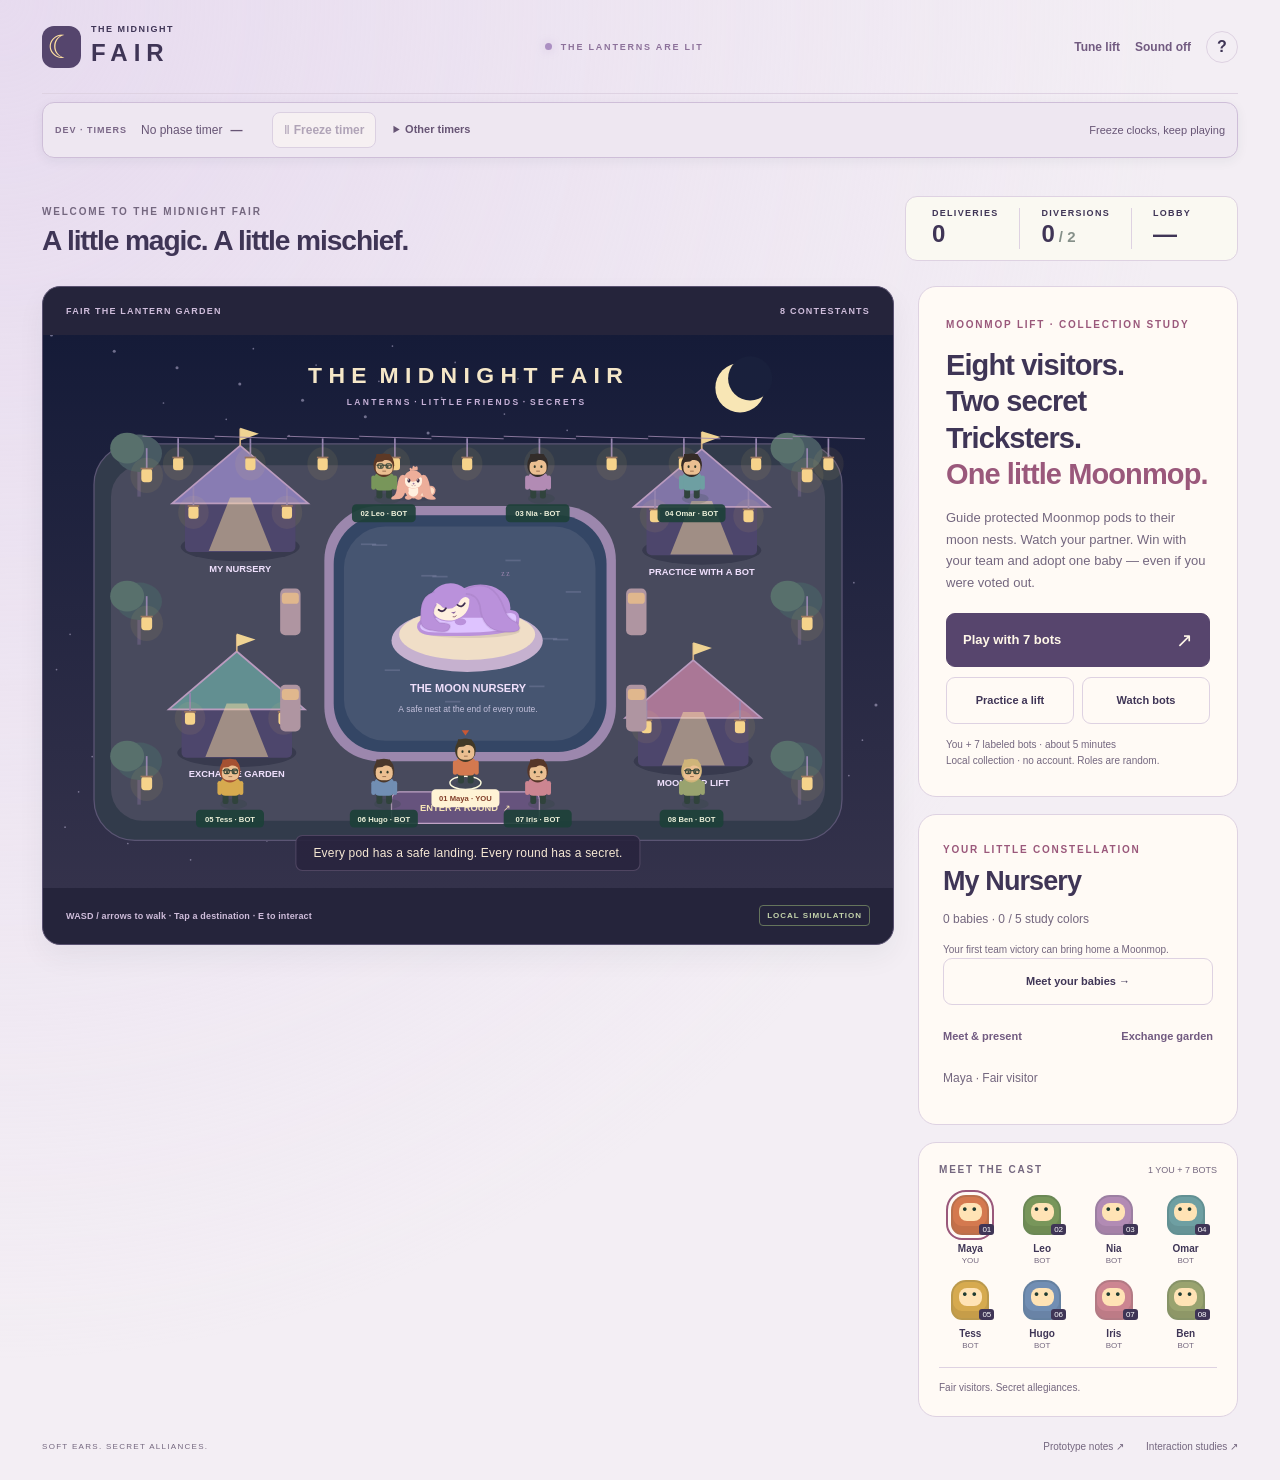
<file: concepts/snake-show/browser/index.html>
<!doctype html>
<html lang="en">
<head>
  <meta charset="utf-8">
  <meta name="viewport" content="width=device-width, initial-scale=1">
  <meta name="theme-color" content="#25243b">
  <title>The Midnight Fair — A little magic. A little mischief.</title>
  <!-- Content versions prevent a cached script from running against newer markup. -->
  <link rel="stylesheet" href="style.css?v=6d1bab3bf891">
  <script defer src="lift-settings.js?v=a80ad013bdc1"></script>
  <script defer src="engine.js?v=b51b92df71ad"></script>
  <script defer src="nursery.js?v=f124833e3f3b"></script>
  <script defer src="nursery-view.js?v=f6d9d0e3c32f"></script>
  <script defer src="scene.js?v=72585ebecaa0"></script>
  <script defer src="lift-scene.js?v=88b5f24b35f3"></script>
  <link rel="stylesheet" href="vote.css?v=66211255af18">
  <link rel="stylesheet" href="fair.css?v=29dd6b5860e3">
  <script defer src="vote-view.js?v=60413e809dc4"></script>
  <script defer src="dev-tools.js?v=3fd91690dcc6"></script>
  <script defer src="app.js?v=77176ca46de5"></script>
</head>
<body>
  <div class="app">
    <header class="topbar">
      <a class="brand" href="index.html" aria-label="The Midnight Fair home"><span class="brand-mark">☾</span><span class="brand-name">THE MIDNIGHT<br><strong>FAIR</strong></span></a>
      <div class="live"><i></i> THE LANTERNS ARE LIT</div>
      <div class="top-actions"><button id="earlyReviewToggle" class="quiet" hidden>Round so far</button><button id="pause" class="quiet" hidden>Pause</button><button id="tuneToggle" class="quiet" aria-expanded="false" aria-controls="tuningPanel">Tune lift</button><button id="sound" class="quiet" aria-pressed="false">Sound off</button><button id="help" class="icon-button" aria-label="How to play">?</button></div>
    </header>

    <aside id="devTimers" class="dev-timers" aria-label="Development timer controls">
      <span class="dev-timer-label">DEV · TIMERS</span>
      <span class="dev-phase"><span id="devPhaseName">No phase timer</span> <b id="devPhaseTime">—</b></span>
      <button id="freezePhaseTimer" data-timer="phase" data-label="timer" aria-pressed="false" disabled>Ⅱ Freeze timer</button>
      <details id="devOtherTimers"><summary>Other timers</summary><div class="dev-timer-options">
        <button data-timer="catch" data-label="Catch" aria-pressed="false" disabled>Ⅱ Freeze Catch</button>
        <button data-timer="rig" data-label="Rig" aria-pressed="false" disabled>Ⅱ Freeze Rig</button>
        <button data-timer="reload" data-label="reload" aria-pressed="false" disabled>Ⅱ Freeze reload</button>
        <span>Each switch controls that timer at every lift.</span>
      </div></details>
      <small id="devTimerHint">Freeze clocks, keep playing</small>
    </aside>

    <main>
      <div class="episode-bar">
        <div><span id="eyebrow" class="eyebrow">WELCOME TO THE MIDNIGHT FAIR</span><h1 id="heading">A little magic. A little mischief.</h1></div>
        <div id="scoreboard" class="scoreboard"><div><span>DELIVERIES</span><b id="pot">0</b></div><div><span>DIVERSIONS</span><b><span id="heists">0</span><small>/ 2</small></b></div><div class="clock"><span id="phaseLabel">LOBBY</span><b id="timer">—</b></div></div>
      </div>

      <div class="layout">
        <section class="stage" aria-label="Game stage">
          <div class="stage-top"><span id="cameraLabel">THE LANTERN GARDEN</span><div><span id="castCount">8 CONTESTANTS</span></div></div>
          <div class="canvas-wrap"><canvas id="scene" width="1000" height="650" aria-label="2D midnight fair. Use arrow keys or WASD to walk, or tap a destination."></canvas><div id="sceneCaption" class="scene-caption">A little magic. A little mischief.</div></div>
          <div id="stationTabs" class="station-tabs" hidden></div>
          <div class="stage-bottom"><span id="sceneHint"><kbd>W</kbd><kbd>A</kbd><kbd>S</kbd><kbd>D</kbd> to explore <span class="dot-separator">•</span> Tap to walk</span><span class="local-badge">LOCAL SIMULATION</span></div>
        </section>

        <aside class="sidebar">
          <section id="lobbyPanel" class="panel welcome">
            <span class="eyebrow coral">MOONMOP LIFT · COLLECTION STUDY</span><h2>Eight visitors.<br>Two secret Tricksters.<br><em>One little Moonmop.</em></h2>
            <p>Guide protected Moonmop pods to their moon nests. Watch your partner. Win with your team and adopt one baby — even if you were voted out.</p>
            <button id="play" class="primary">Play with 7 bots <span>↗</span></button>
            <div class="button-pair"><button id="practice" class="secondary">Practice a lift</button><button id="watch" class="secondary">Watch bots</button></div>
            <p class="fine">You + 7 labeled bots · about 5 minutes<br>Local collection · no account. Roles are random.</p>
          </section>

          <section id="gamePanel" class="panel" hidden>
            <div class="row"><span id="panelEyebrow" class="eyebrow coral">YOUR PRIVATE CARD</span><button id="roleToggle" class="text-button" hidden>Hide role</button></div>
            <h2 id="panelTitle">The fair is opening.</h2><p id="panelText"></p>
            <div id="privateRole" class="role-card" hidden></div>
            <div id="liftHud" hidden><div class="row meter-label"><span id="tiltText">Keep the tray level</span><b id="heightText">0%</b></div><div class="height-meter"><i id="heightFill"></i></div></div>
            <div id="catchPanel" class="catch-panel" hidden><div class="row"><b>CATCH THE MOONMOP POD!</b><span id="catchTime">3.0s</span></div><div class="catch-track"><span class="catch-zone"></span><i id="needle"></i></div><p id="catchHint">One fresh tap. Aim for the gold zone.</p></div>
            <div id="controls" class="controls" hidden><button id="pull" class="primary hold-button">Hold to pull <kbd>SPACE</kbd></button><button id="catch" class="primary catch-button" hidden>Catch! <kbd>C</kbd></button><button id="rig" class="rig-button hold-button" hidden>Hold to rig <kbd>R</kbd></button><p id="rigHint" class="fine" hidden></p><button id="interact" class="secondary" hidden>Join console <kbd>E</kbd></button><button id="leave" class="text-button">Leave console</button></div>
            <details id="mechanicsPanel" class="mechanics-panel" hidden><summary>Motor readouts <span>height · load · hold</span></summary><div id="motorReadouts"></div><p class="fine">Hold is measured over the last 2s. “Needs” estimates an unboosted motor’s hold duty; it does not identify a Rig.</p></details>
            <button id="continue" class="primary" hidden>Enter the first trial →</button>
            <div id="speedControls" class="row" hidden><label for="speed">Playback speed</label><select id="speed"><option value="1">1×</option><option value="2">2×</option><option value="4">4×</option></select></div>
            <button id="nextEpisode" class="secondary" hidden>New round ↗</button><button id="returnFair" class="text-button" hidden>Return to the fair</button>
          </section>

          <section id="tuningPanel" class="panel tuning-panel" hidden>
            <div class="row"><span class="eyebrow coral">MOONMOP LIFT · WORKING DRAFT</span><button id="closeTuning" class="text-button" aria-label="Close tuning">Close</button></div>
            <h2>Tune the lift.</h2><p class="tuning-intro">Changes apply live to every lift. Start offset applies to the next pod. These are draft settings.</p>
            <div class="button-pair"><button id="tuneRestart" class="secondary">Restart same practice</button><button id="tuneDefaults" class="secondary">Restore prototype</button></div>
            <div id="tuningSliders" class="tuning-scroll"></div>
            <details class="tuning-derived"><summary>What these settings imply</summary><div id="tuningDerived"></div><p class="fine">Two-cable estimates. Tray mass 2; winch inertia 0.6; delivery +2.6; upper stop +2.8; lava −1.8; max height gap 1.6. Catch zone starts at 60%.</p></details>
            <details id="draftExchange" class="draft-exchange"><summary>Export / import a draft</summary><p class="fine">Copy these settings into our conversation to compare runs.</p><textarea id="tuningJson" rows="5" aria-label="Lift settings draft JSON" spellcheck="false"></textarea><div class="button-pair"><button id="copyDraft" class="secondary">Copy current draft</button><button id="importDraft" class="secondary">Apply pasted draft</button></div></details>
            <p id="tuningStatus" class="fine" role="status">Prototype baseline. Changes are saved in this browser.</p>
          </section>

          <section id="nurseryPanel" class="panel nursery-entry"><span class="eyebrow coral">YOUR LITTLE CONSTELLATION</span><h2>My Nursery</h2><p id="nurseryCount"></p><p id="pendingStatus" class="fine" role="status"></p><div id="lobbyCompanion"></div><button id="openNursery" class="secondary">Meet your babies →</button><div class="button-pair"><button id="openSocial" class="text-button">Meet &amp; present</button><button id="openExchange" class="text-button">Exchange garden</button></div><p id="lobbyBadge" class="fine"></p><p id="collectionWarning" class="fine" role="status"></p></section>
          <section class="panel cast-panel"><div class="row"><span class="eyebrow">MEET THE CAST</span><span id="castSummary" class="fine">1 YOU + 7 BOTS</span></div><div id="cast" class="cast-grid"></div><p id="castNote" class="fine">Same faces. Secret allegiances.</p></section>
        </aside>
      </div>

      <section id="evidencePanel" class="vote-room" aria-label="Voting room" hidden>
        <div id="votePaused" class="vote-paused" role="status" hidden><b>Paused</b><button id="voteResume">Resume ▶</button><button id="voteQuit">Return to lobby</button></div>
        <div class="vote-room-heading">
          <div><span id="voteRoomStep" class="vote-kicker">CLUES & BALLOT</span><h2 id="voteRoomTitle" tabindex="-1">Who is the Trickster?</h2><p id="voteRoomHint">Look at the lifts. Pick a face.</p></div>
          <div class="vote-tools"><button id="voteRoleToggle" class="text-button" aria-expanded="false" aria-controls="votePrivateRole" hidden>My role</button><label id="voteSpeedControls" hidden>Speed <select id="voteSpeed" aria-label="Voting playback speed"><option value="1">1×</option><option value="2">2×</option><option value="4">4×</option></select></label><button id="voteNewEpisode" class="text-button" hidden>New round ↗</button><button id="voteReturnFair" class="text-button" hidden>Return to the fair</button><div class="vote-clock" id="voteClock"><span id="voteClockLabel">Vote ends in</span><b id="voteSeconds">35</b><span>seconds</span></div></div>
        </div>
        <div id="votePrivateRole" class="vote-private-role" hidden></div>
        <div id="voteWaiting" class="vote-waiting" hidden><b id="voteWaitingTitle">Waiting for the other lifts…</b><span id="voteWaitingHint">Voting opens when everyone finishes.</span><button id="watchLifts" class="secondary">Watch lifts →</button></div>
        <div id="voteRoundSummary" class="round-prizes"></div>
        <div id="runoffNotice" class="runoff-notice" hidden></div>
        <div class="vote-content">
          <section id="roundMemories" class="round-memories" aria-label="Round in pictures">
            <div class="memory-toolbar"><h3 id="memoryHeading">The lifts</h3><label>Trial <select id="receiptAct" aria-label="Trial to review"></select></label><span class="memory-note">A mistake can happen to anyone.</span></div>
            <div id="receipts" class="receipt-grid"></div>
          </section>
          <section id="votePanel" class="pick-panel" aria-labelledby="voteHeading" hidden>
            <div class="pick-heading"><div><h3 id="voteHeading">Pick a face.</h3><p id="voteHint">Tap to vote. Lock when you’re ready.</p></div><span class="ballot-progress" id="ballotProgress" aria-label="Votes cast"></span></div>
            <div id="candidates" class="candidates"></div>
            <div class="ballot-footer">
              <span class="ballot-status" id="ballotStatus" role="status">Who’s your hunch?</span>
              <button id="certain" class="certainty-button" aria-pressed="false" disabled>I’m sure!</button>
              <button id="abstain" class="skip-button">Skip vote</button>
              <button id="lockVote" class="lock-button" disabled>Lock vote</button>
            </div>
          </section>
        </div>
        <div id="voteResult" class="vote-reveal" aria-live="polite" hidden></div>
      </section>

      <section id="finalePanel" class="panel finale-panel" hidden><span class="eyebrow coral">A NEW NEST, A NEW STORY</span><h2 id="winner"></h2><p id="winnerReason"></p><div id="adoption" class="adoption" aria-live="polite"></div><button id="adoptionNursery" class="secondary">Return to the fair &amp; My Nursery →</button><div id="revealCast" class="reveal-cast"></div><h3>The round, revealed.</h3><p class="fine">Actual recorded actions, with private sabotage revealed.</p><div id="replay" class="replay"></div><button id="replayEpisode" class="primary">Play another round ↗</button></section>

      <div id="mobileMove" class="mobile-move" aria-label="Movement controls"><button data-move="up" aria-label="Walk up">↑</button><div><button data-move="left" aria-label="Walk left">←</button><button data-move="down" aria-label="Walk down">↓</button><button data-move="right" aria-label="Walk right">→</button></div></div>
      <footer><span>SOFT EARS. SECRET ALLIANCES.</span><a href="README.md">Prototype notes ↗</a><a href="../prototypes/index.html">Interaction studies ↗</a></footer>
    </main>
  </div>

  <dialog id="helpDialog"><button id="closeHelp" class="dialog-close" aria-label="Close instructions">×</button><span class="eyebrow coral">YOUR FIRST ROUND</span><h2>Keep your friends close.<br>Watch their cables.</h2><ol><li><b>Know your team.</b> Six Keepers protect the fair nursery. Two Tricksters secretly divert pods to the Mischief Court. Tricksters need two diversions and one survivor after the last vote. Both nurseries care for the babies.</li><li><b>Lift Moonmop safely.</b> Hold Space or Pull to raise your cable; release to lower it. Keep the protected pod near center. Both tray corners must reach the moon-nest line.</li><li><b>Catch a slipping pod.</b> Press C or Catch in the gold zone. One tap per fault; others can still save after a miss. An unrescued pod disappears into the opaque safety housing above the theatrical lava. Neither route hurts Moonmop.</li><li id="rigHelp"></li><li><b>Spot when the cast is odd.</b> If your partner was voted out, you may spot the next trial. Walk into rescue areas to Catch. Every lift still has exactly two operators. Spotters still vote and can earn their team’s reward.</li><li><b>Read clues and vote together.</b> Voting opens immediately when the lifts finish, with one shared 35-second clock. Everyone sees choices, pointing and counts live. Tap a face to place or change your hunch; “I’m sure!” shows confidence without extra vote weight. You can skip, change your mind, then lock when ready. If everyone locks, the vote ends early. No self-votes. Ties get a 10-second runoff; a second tie removes nobody.</li><li><b>Win with your team. Adopt one baby.</b> Every participating winner receives one Moonmop, including voted-out teammates. Personal deliveries, saves and Rig credit are not required. Practice and watching award none. Your owned babies are never put at risk.</li></ol><p>WASD / arrows or tap to walk. E uses a console. Escape pauses. A removed player can follow public clues, or return to the fair while the bots finish the round in this tab.</p><p class="fine">One player and local bots. Palette odds, participation rules, badges and social interactions are prototype choices. Nursery progress saves only in this browser; there is no online play or real player exchange.</p><button id="gotIt" class="primary">Got it. Let’s play.</button></dialog>
  <dialog id="nurseryDialog" class="nursery-dialog" aria-labelledby="nurseryTitle"><div class="row"><div><span class="eyebrow coral">THE MIDNIGHT FAIR</span><h2 id="nurseryTitle">My Nursery</h2></div><button id="closeNursery" class="icon-button" aria-label="Close nursery">×</button></div><div id="nurseryBody"></div><p id="nurseryStatus" role="status" class="nursery-status"></p></dialog>
  <dialog id="cameraDialog" class="camera-dialog" aria-labelledby="cameraTitle"><div class="camera-dialog-heading"><div><span class="vote-kicker">ROUND IN PICTURES</span><h2 id="cameraTitle">The lift</h2></div><button id="closeCamera" class="icon-button" aria-label="Close lift pictures">×</button></div><div id="cameraDetails"></div><p class="camera-caption">These are separate observations. A mistake can happen to anyone.</p></dialog>
  <div id="pauseOverlay" class="pause-overlay" hidden><section class="panel"><span class="eyebrow coral">A MOMENT BENEATH THE MOON</span><h2 id="pauseTitle">The round is paused.</h2><p>Your round waits for you. Held controls have been released.</p><button id="resume" class="primary">Resume the round →</button><button id="quit" class="text-button">Return to lobby</button></section></div>
  <div id="announcement" class="sr-only" role="status" aria-live="polite"></div>
</body>
</html>
</file>
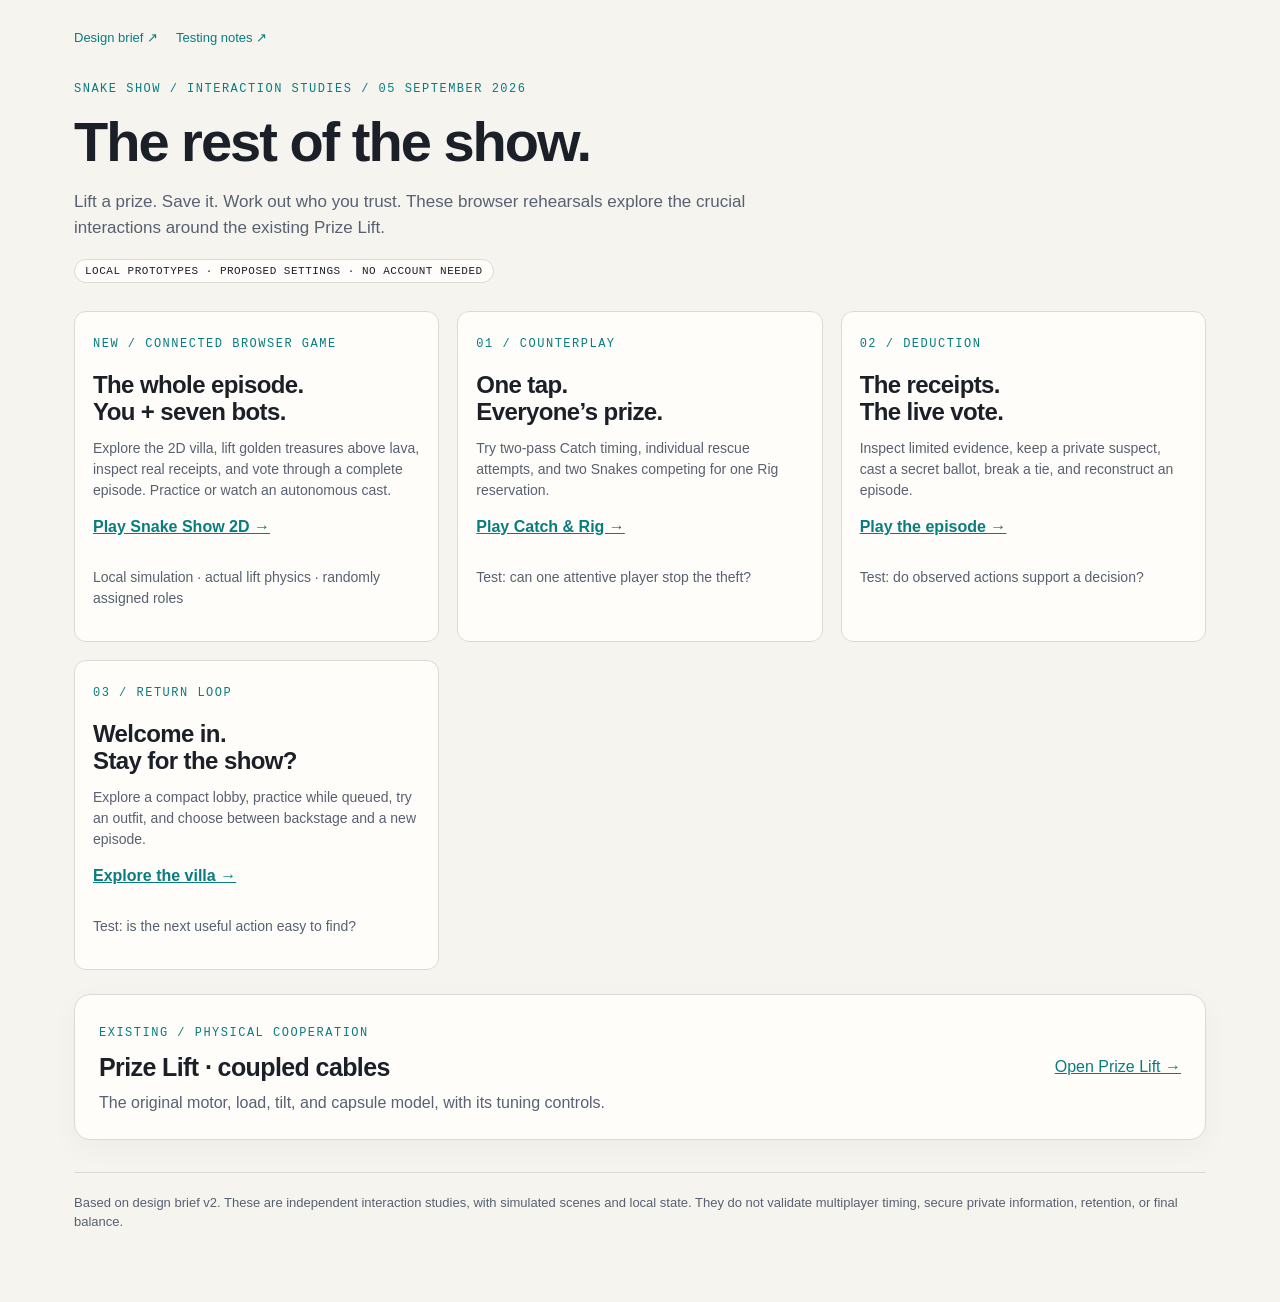
<file: concepts/snake-show/prototypes/index.html>
<!doctype html>
<html lang="en"><meta charset="utf-8"><meta name="viewport" content="width=device-width,initial-scale=1"><title>Snake Show · Prototype room</title><link rel="stylesheet" href="prototype.css">
<main><nav><a href="../archive/snake-show-design-brief-v2.md">Design brief ↗</a><a href="README.md">Testing notes ↗</a></nav>
<header class="intro"><div class="eyebrow">Snake Show / interaction studies / 05 September 2026</div><h1>The rest of the show.</h1><p>Lift a prize. Save it. Work out who you trust. These browser rehearsals explore the crucial interactions around the existing Prize Lift.</p><span class="tag">Local prototypes · proposed settings · no account needed</span></header>
<div class="cards">
<article class="card"><span class="eyebrow">New / connected browser game</span><h2>The whole episode.<br>You + seven bots.</h2><p>Explore the 2D villa, lift golden treasures above lava, inspect real receipts, and vote through a complete episode. Practice or watch an autonomous cast.</p><a href="../browser/index.html">Play Snake Show 2D →</a><p class="note">Local simulation · actual lift physics · randomly assigned roles</p></article>
<article class="card"><span class="eyebrow">01 / counterplay</span><h2>One tap.<br>Everyone’s prize.</h2><p>Try two-pass Catch timing, individual rescue attempts, and two Snakes competing for one Rig reservation.</p><a href="catch-and-rig.html">Play Catch &amp; Rig →</a><p class="note">Test: can one attentive player stop the theft?</p></article>
<article class="card"><span class="eyebrow">02 / deduction</span><h2>The receipts.<br>The live vote.</h2><p>Inspect limited evidence, keep a private suspect, cast a secret ballot, break a tie, and reconstruct an episode.</p><a href="receipts-and-vote.html">Play the episode →</a><p class="note">Test: do observed actions support a decision?</p></article>
<article class="card"><span class="eyebrow">03 / return loop</span><h2>Welcome in.<br>Stay for the show?</h2><p>Explore a compact lobby, practice while queued, try an outfit, and choose between backstage and a new episode.</p><a href="lobby-and-backstage.html">Explore the villa →</a><p class="note">Test: is the next useful action easy to find?</p></article>
</div>
<section class="panel" style="margin-top:24px"><div class="row between"><div><span class="eyebrow">Existing / physical cooperation</span><h2 style="margin:10px 0">Prize Lift · coupled cables</h2><p style="margin-bottom:0">The original motor, load, tilt, and capsule model, with its tuning controls.</p></div><a href="prize-lift-coupled-cables.html">Open Prize Lift →</a></div></section>
<footer>Based on design brief v2. These are independent interaction studies, with simulated scenes and local state. They do not validate multiplayer timing, secure private information, retention, or final balance.</footer></main></html>
</file>
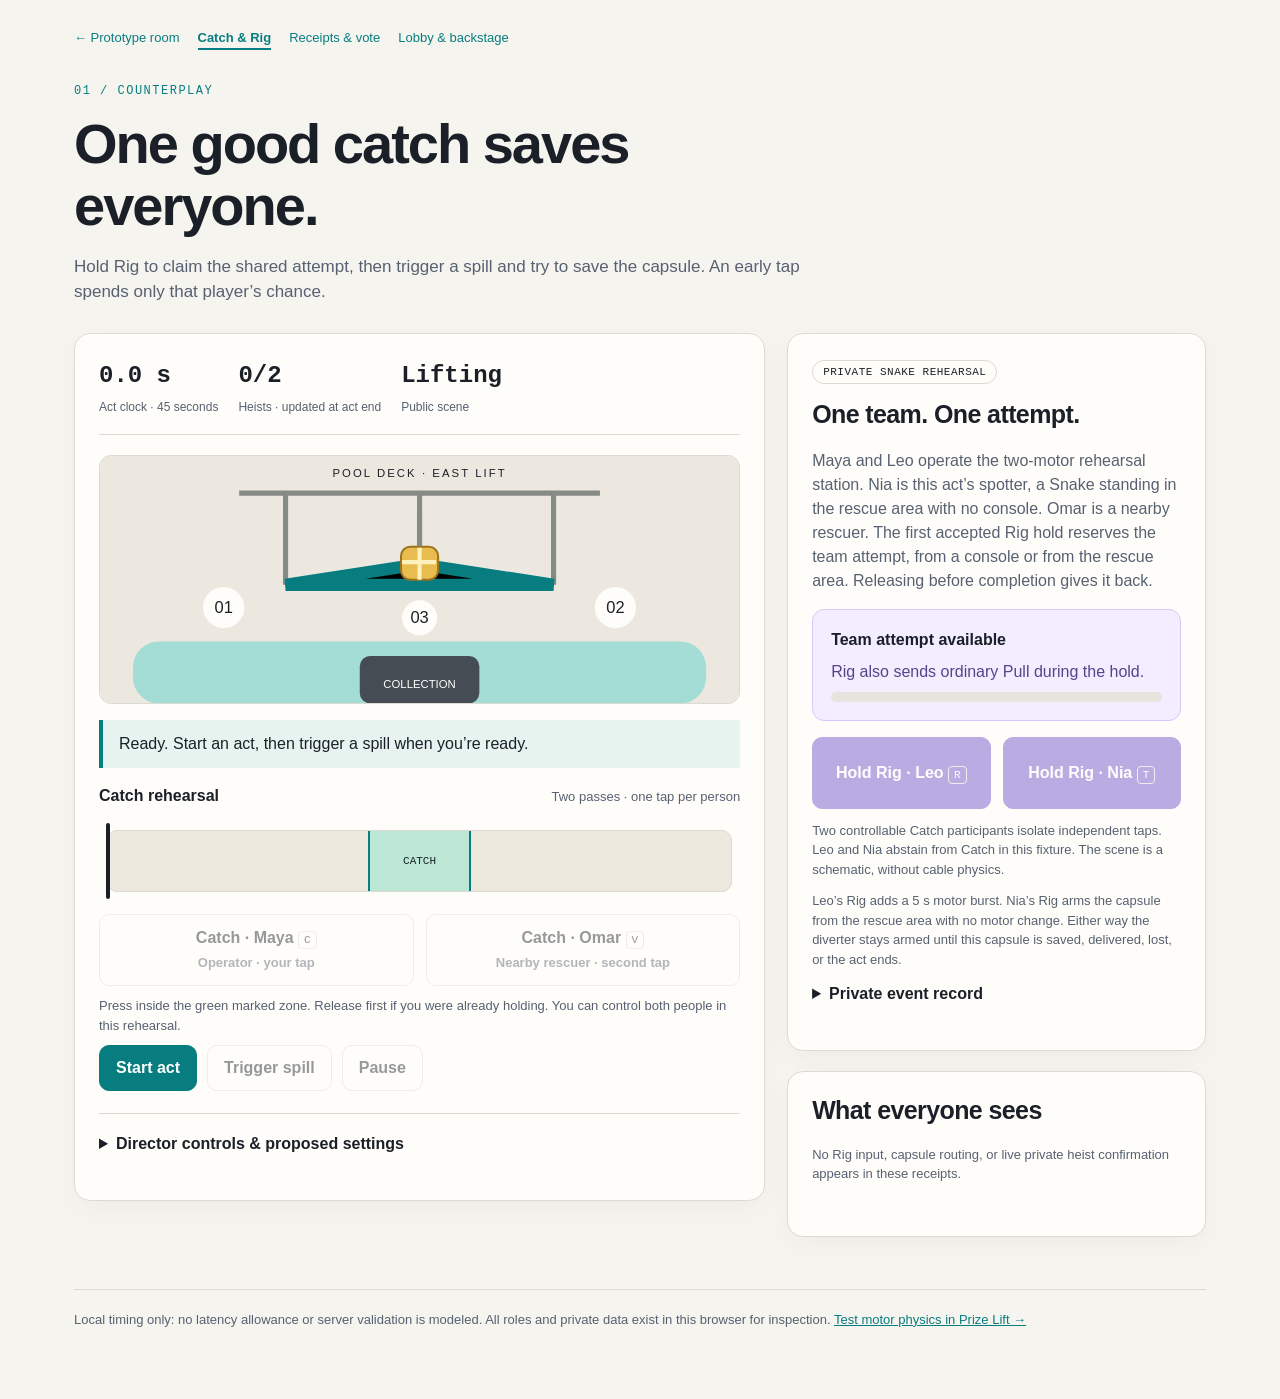
<file: concepts/snake-show/prototypes/catch-and-rig.html>
<!doctype html>
<html lang="en"><meta charset="utf-8"><meta name="viewport" content="width=device-width,initial-scale=1"><title>Snake Show · Catch &amp; Rig</title><link rel="stylesheet" href="prototype.css">
<main><nav><a href="index.html">← Prototype room</a><a href="catch-and-rig.html" aria-current="page">Catch &amp; Rig</a><a href="receipts-and-vote.html">Receipts &amp; vote</a><a href="lobby-and-backstage.html">Lobby &amp; backstage</a></nav>
<header class="intro"><div class="eyebrow">01 / counterplay</div><h1>One good catch saves everyone.</h1><p>Hold Rig to claim the shared attempt, then trigger a spill and try to save the capsule. An early tap spends only that player’s chance.</p></header>
<div class="layout"><section class="panel">
<div class="stats"><div class="stat"><b id="clock">0.0 s</b><span>Act clock · 45 seconds</span></div><div class="stat"><b id="heists">0/2</b><span>Heists · updated at act end</span></div><div class="stat"><b id="phase">Lifting</b><span>Public scene</span></div></div>
<div class="stage"><svg viewBox="0 0 620 240" role="img" aria-label="A shared public view of the prize tray above an opaque collection housing"><rect width="620" height="240" fill="#ece8df"/><rect x="32" y="180" width="556" height="60" rx="25" fill="#a4dcd6"/><path d="M135 36H485M180 36V125M440 36V125M310 36V105" stroke="#868b86" stroke-width="5" fill="none"/><path id="tray" d="M180 125L310 105L440 125Z" stroke="#087d80" stroke-width="12" stroke-linecap="round"/><g id="capsule"><rect x="292" y="88" width="36" height="32" rx="9" fill="#e9bc4f" stroke="#9d741d" stroke-width="2"/><path d="M310 89V120M293 103H326" stroke="#fff1be" stroke-width="4"/></g><rect x="252" y="194" width="116" height="46" rx="10" fill="#454c54"/><text x="310" y="225" text-anchor="middle" style="fill:white;font-size:11px">COLLECTION</text><circle cx="120" cy="147" r="20" fill="#fffdf9"/><text x="120" y="152" text-anchor="middle">01</text><circle cx="500" cy="147" r="20" fill="#fffdf9"/><text x="500" y="152" text-anchor="middle">02</text><circle cx="310" cy="157" r="17" fill="#fffdf9"/><text x="310" y="162" text-anchor="middle">03</text><text x="310" y="20" text-anchor="middle" style="font-size:11px;letter-spacing:2px">POOL DECK · EAST LIFT</text></svg></div>
<p id="status" class="status" role="status">Ready. Start an act, then trigger a spill when you’re ready.</p>
<div id="catchUI"><div class="row between"><b id="catchTitle">Catch rehearsal</b><span id="remaining" class="small">Two passes · one tap per person</span></div><div class="catch-track"><div id="zone" class="catch-zone">CATCH</div><div id="needle" class="needle" style="left:0"></div></div>
<div class="grid"><button id="catchMaya" class="hold">Catch · Maya <kbd>C</kbd><br><small>Operator · your tap</small></button><button id="catchOmar" class="hold">Catch · Omar <kbd>V</kbd><br><small>Nearby rescuer · second tap</small></button></div><p class="small" style="margin:10px 0">Press inside the green marked zone. Release first if you were already holding. You can control both people in this rehearsal.</p></div>
<div class="row"><button id="start" class="primary">Start act</button><button id="spill" disabled>Trigger spill</button><button id="pause" disabled>Pause</button></div>
<details class="tuning"><summary>Director controls &amp; proposed settings</summary><p class="small">These trigger outcomes to isolate the rescue rules; they do not simulate cable physics. Settings apply to the next act.</p><label class="setting">Catch window <output id="windowValue">3.00 s</output><input id="windowSetting" type="range" min="2" max="5" step=".25" value="3"></label><label class="setting">Opportunity per pass <output id="zoneValue">0.25 s</output><input id="zoneSetting" type="range" min=".1" max=".6" step=".05" value=".25"></label><label class="setting">Rig hold <output id="holdValue">1.50 s</output><input id="holdSetting" type="range" min=".5" max="3" step=".25" value="1.5"></label><label><input type="checkbox" id="rescueArea" checked> Omar is active and inside the rescue area</label><div class="row" style="margin-top:16px"><button id="water">Sink tray</button><button id="deliver">Safe delivery</button><button id="end">End act</button></div></details>
</section><aside>
<section class="panel"><span class="tag">Private Snake rehearsal</span><h2 style="margin-top:16px">One team. One attempt.</h2><p>Maya and Leo operate the two-motor rehearsal station. Nia is this act’s spotter, a Snake standing in the rescue area with no console. Omar is a nearby rescuer. The first accepted Rig hold reserves the team attempt, from a console or from the rescue area. Releasing before completion gives it back.</p>
<div class="private-box"><b id="attemptStatus">Team attempt available</b><p id="rigStatus" style="margin:8px 0">Rig also sends ordinary Pull during the hold.</p><div class="meter"><span id="holdProgress"></span></div></div>
<div class="grid"><button id="rigLeo" class="hold private">Hold Rig · Leo <kbd>R</kbd></button><button id="rigNia" class="hold private">Hold Rig · Nia <kbd>T</kbd></button></div><p id="reservationNote" class="small" style="margin:12px 0">Two controllable Catch participants isolate independent taps. Leo and Nia abstain from Catch in this fixture. The scene is a schematic, without cable physics.</p><p class="small">Leo’s Rig adds a 5 s motor burst. Nia’s Rig arms the capsule from the rescue area with no motor change. Either way the diverter stays armed until this capsule is saved, delivered, lost, or the act ends.</p><details><summary>Private event record</summary><ul id="privateLog" class="log"></ul></details></section>
<section class="panel"><h2>What everyone sees</h2><p class="small">No Rig input, capsule routing, or live private heist confirmation appears in these receipts.</p><ul id="publicLog" class="log"><li>The cameras are ready.</li></ul></section>
</aside></div><footer>Local timing only: no latency allowance or server validation is modeled. All roles and private data exist in this browser for inspection. <a href="prize-lift-coupled-cables.html">Test motor physics in Prize Lift →</a></footer>
</main><script src="rules.js"></script><script src="catch-and-rig.js"></script></html>
</file>
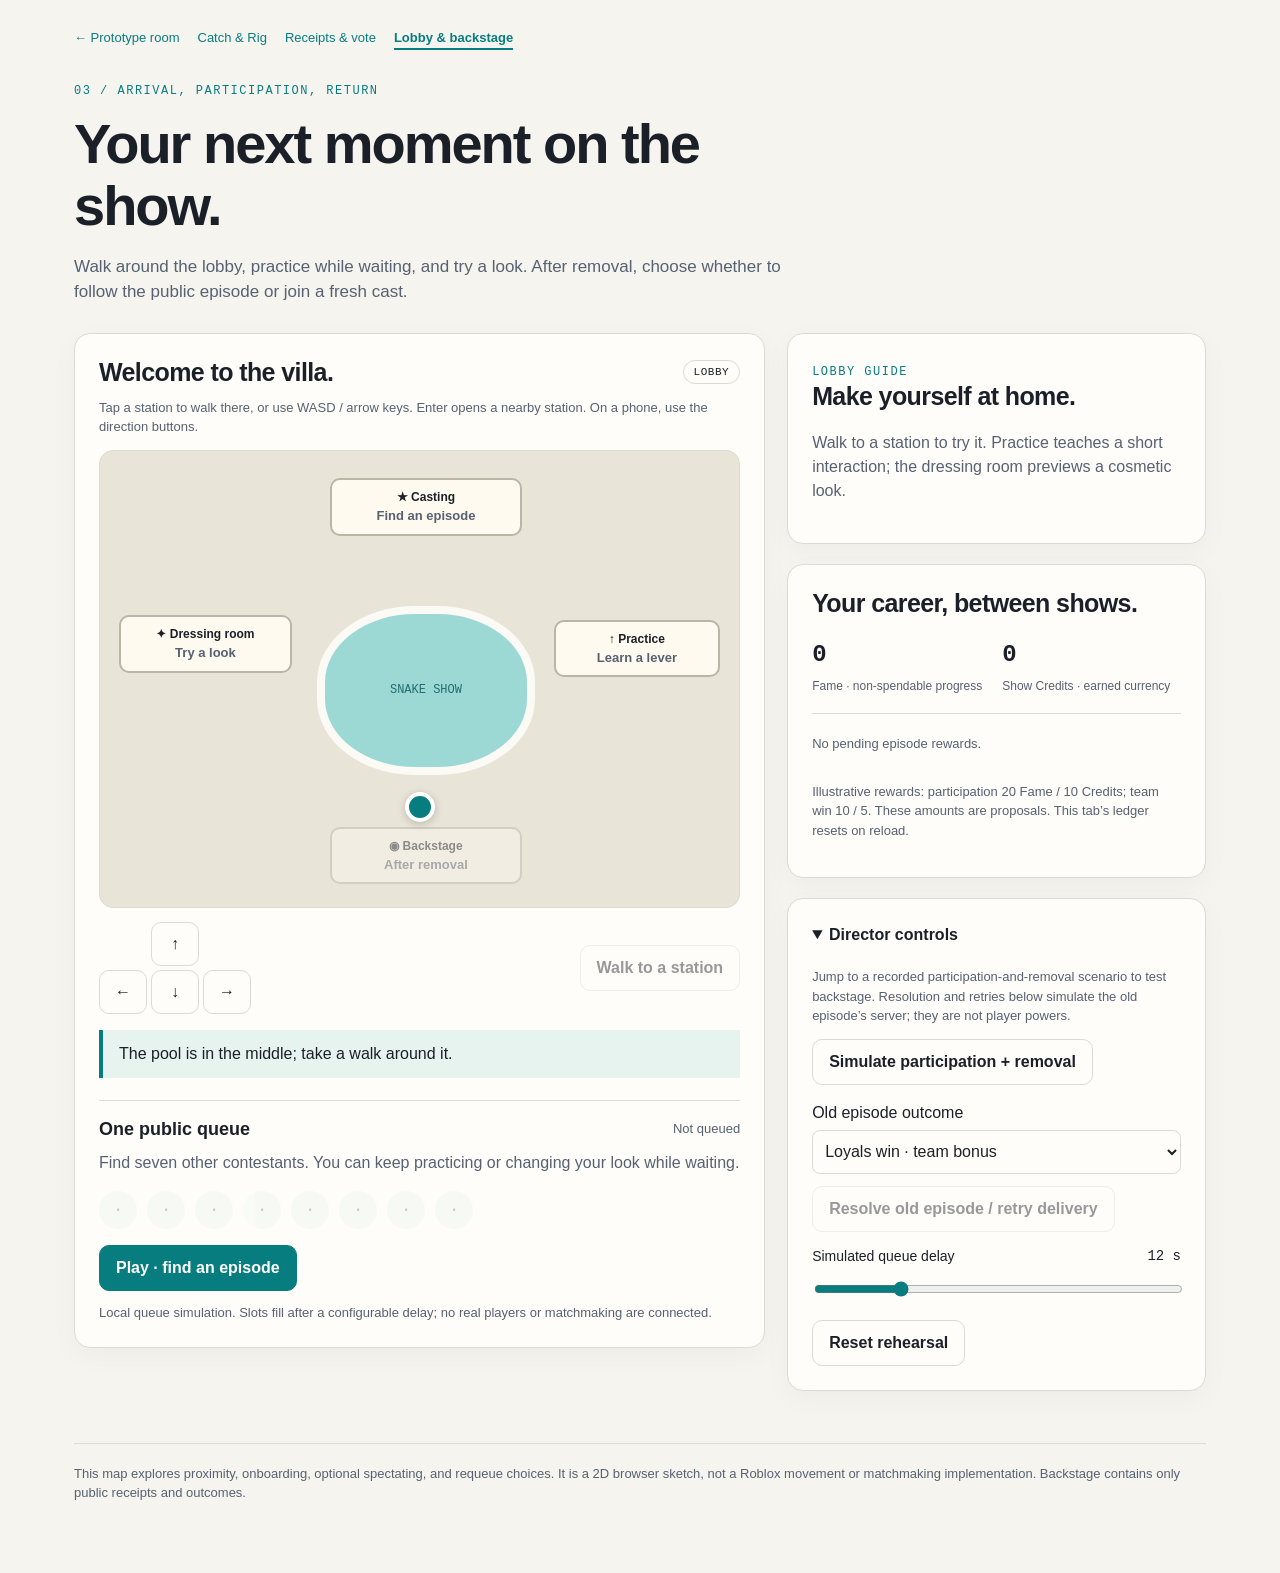
<file: concepts/snake-show/prototypes/lobby-and-backstage.html>
<!doctype html>
<html lang="en"><meta charset="utf-8"><meta name="viewport" content="width=device-width,initial-scale=1"><title>Snake Show · Lobby &amp; backstage</title><link rel="stylesheet" href="prototype.css">
<main><nav><a href="index.html">← Prototype room</a><a href="catch-and-rig.html">Catch &amp; Rig</a><a href="receipts-and-vote.html">Receipts &amp; vote</a><a href="lobby-and-backstage.html" aria-current="page">Lobby &amp; backstage</a></nav>
<header class="intro"><div class="eyebrow">03 / arrival, participation, return</div><h1>Your next moment on the show.</h1><p>Walk around the lobby, practice while waiting, and try a look. After removal, choose whether to follow the public episode or join a fresh cast.</p></header>
<div class="layout"><section class="panel">
<div class="row between"><h2 id="locationTitle" style="margin:0">Welcome to the villa.</h2><span id="locationTag" class="tag">Lobby</span></div><p class="small" style="margin-top:12px">Tap a station to walk there, or use WASD / arrow keys. Enter opens a nearby station. On a phone, use the direction buttons.</p>
<div class="map" id="map" aria-label="Walkable villa lobby"><div class="pool">SNAKE SHOW</div><button class="map-stop" data-place="casting">★ Casting<br><small>Find an episode</small></button><button class="map-stop" data-place="practice">↑ Practice<br><small>Learn a lever</small></button><button class="map-stop" data-place="dressing">✦ Dressing room<br><small>Try a look</small></button><button class="map-stop" data-place="backstage" disabled>◉ Backstage<br><small>After removal</small></button><div id="avatar" class="avatar" style="left:50%;top:78%" aria-hidden="true"></div></div>
<div class="row between" style="margin-top:14px"><div class="dpad" aria-label="Movement controls"><button data-move="up" style="grid-column:2" aria-label="Move up">↑</button><button data-move="left" style="grid-column:1;grid-row:2" aria-label="Move left">←</button><button data-move="down" style="grid-column:2;grid-row:2" aria-label="Move down">↓</button><button data-move="right" style="grid-column:3;grid-row:2" aria-label="Move right">→</button></div><button id="interact">Open casting</button></div>
<p id="mapStatus" class="status" role="status">The pool is in the middle; take a walk around it.</p>
<section id="queuePanel" class="tuning"><div class="row between"><h3 style="margin:0">One public queue</h3><span id="queueTime" class="small">Not queued</span></div><p id="queueStatus" style="margin-top:12px">Find seven other contestants. You can keep practicing or changing your look while waiting.</p><div id="castSlots" class="row" style="margin-bottom:16px"></div><div class="row"><button id="play" class="primary">Play · find an episode</button><button id="cancelQueue" hidden>Cancel queue</button><button id="join" class="primary" hidden>Meet the cast →</button></div><p class="small" style="margin:12px 0 0">Local queue simulation. Slots fill after a configurable delay; no real players or matchmaking are connected.</p></section>
<section id="castingPanel" class="private-box" hidden><span class="tag">Your private casting card</span><h2 style="margin-top:16px">01 · Maya · Loyal</h2><p>Protect the prizes. Prevent two heists, or remove both Snakes through the votes. Everyone on your team shares the result.</p><a href="receipts-and-vote.html">Play the full receipts &amp; voting rehearsal →</a><p class="small" style="margin-top:14px">Continue the removal scenario with the director control below.</p></section>
<section id="backstagePanel" class="tuning" hidden><h2>You’re backstage.</h2><p>You were revealed as Loyal. Watch public events, practice, prepare your next look, or find another cast.</p><p id="publicOutcome" class="status">Act 1 complete · Heists: 1/2 · Hugo was removed and revealed as Loyal.</p><div id="backstageReceipts"></div><div class="row"><button id="newEpisode" class="primary">New Episode →</button><button id="backstagePractice">Practice</button><button id="backstageDress">Prepare my entrance</button></div><p class="small" style="margin-top:14px">New Episode leaves this match and starts a fresh queue. Earned participation stays recorded, and any later team-result bonus can still arrive.</p></section>
</section><aside>
<section class="panel" id="activityPanel"><span id="activityTag" class="eyebrow">Lobby guide</span><h2 id="activityTitle">Make yourself at home.</h2><p id="activityDescription">Walk to a station to try it. Practice teaches a short interaction; the dressing room previews an earned cosmetic look.</p>
<div id="practice" hidden><div class="stage"><svg viewBox="0 0 320 130" role="img" aria-label="Practice lever raises a capsule to a marked line"><path d="M30 37H290" stroke="#087d80" stroke-width="2" stroke-dasharray="5 5"/><text x="30" y="24" style="font-size:11px">PRACTICE TARGET</text><g id="practicePrize"><path d="M110 106H210" stroke="#087d80" stroke-width="7"/><rect x="147" y="78" width="26" height="24" rx="6" fill="#e9bc4f"/></g></svg></div><p id="practiceStatus" class="status" role="status">Hold Pull to lift the practice capsule to the line.</p><button id="practicePull" class="primary hold" style="width:100%">Hold Pull <kbd>Space</kbd></button><button id="practiceAgain" style="margin-top:10px" hidden>Practice again</button><p class="small" style="margin-top:12px">A single-lever onboarding exercise, with no heist or episode rewards. <a href="prize-lift-coupled-cables.html">Try full coupled-cable physics →</a></p></div>
<div id="dressing" hidden><div class="preview"><div id="figure" class="figure"></div></div><div class="row"><button class="swatch" data-color="#087d80" style="background:#087d80" aria-label="Teal outfit" aria-pressed="true"></button><button class="swatch" data-color="#c44933" style="background:#c44933" aria-label="Coral outfit" aria-pressed="false"></button><button class="swatch" data-color="#694aca" style="background:#694aca" aria-label="Violet outfit" aria-pressed="false"></button></div><p id="outfitStatus" class="status" role="status">Teal look equipped for your next entrance.</p><p class="small">All three looks are free rehearsal samples. Contestant number 01 stays visible. Your look stays equipped when you requeue in this tab.</p></div>
</section>
<section class="panel"><h2>Your career, between shows.</h2><div class="stats"><div class="stat"><b id="fame">0</b><span>Fame · non-spendable progress</span></div><div class="stat"><b id="credits">0</b><span>Show Credits · earned currency</span></div></div><p id="pending" class="small">No pending episode rewards.</p><ul id="rewardLog" class="log"><li>No episode participation recorded.</li></ul><p class="small">Illustrative rewards: participation 20 Fame / 10 Credits; team win 10 / 5. These amounts are proposals. This tab’s ledger resets on reload.</p></section>
<section class="panel"><details open><summary>Director controls</summary><p class="small">Jump to a recorded participation-and-removal scenario to test backstage. Resolution and retries below simulate the old episode’s server; they are not player powers.</p><button id="remove">Simulate participation + removal</button><label for="oldOutcome" style="display:block;margin-top:16px">Old episode outcome</label><select id="oldOutcome"><option value="Loyals">Loyals win · team bonus</option><option value="Snakes">Snakes win · participation only</option><option value="incomplete">Incomplete · participation only</option></select><button id="resolve" disabled>Resolve old episode / retry delivery</button><p id="resolveStatus" class="small" role="status" style="margin-top:10px"></p><label class="setting">Simulated queue delay <output id="delayValue">12 s</output><input id="delay" type="range" min="4" max="40" step="2" value="12"></label><button id="reset">Reset rehearsal</button></details></section>
</aside></div><footer>This map explores proximity, onboarding, optional spectating, and requeue choices. It is a 2D browser sketch, not a Roblox movement or matchmaking implementation. Backstage contains only public receipts and outcomes.</footer>
</main><script src="rules.js"></script><script src="lobby-and-backstage.js"></script></html>
</file>
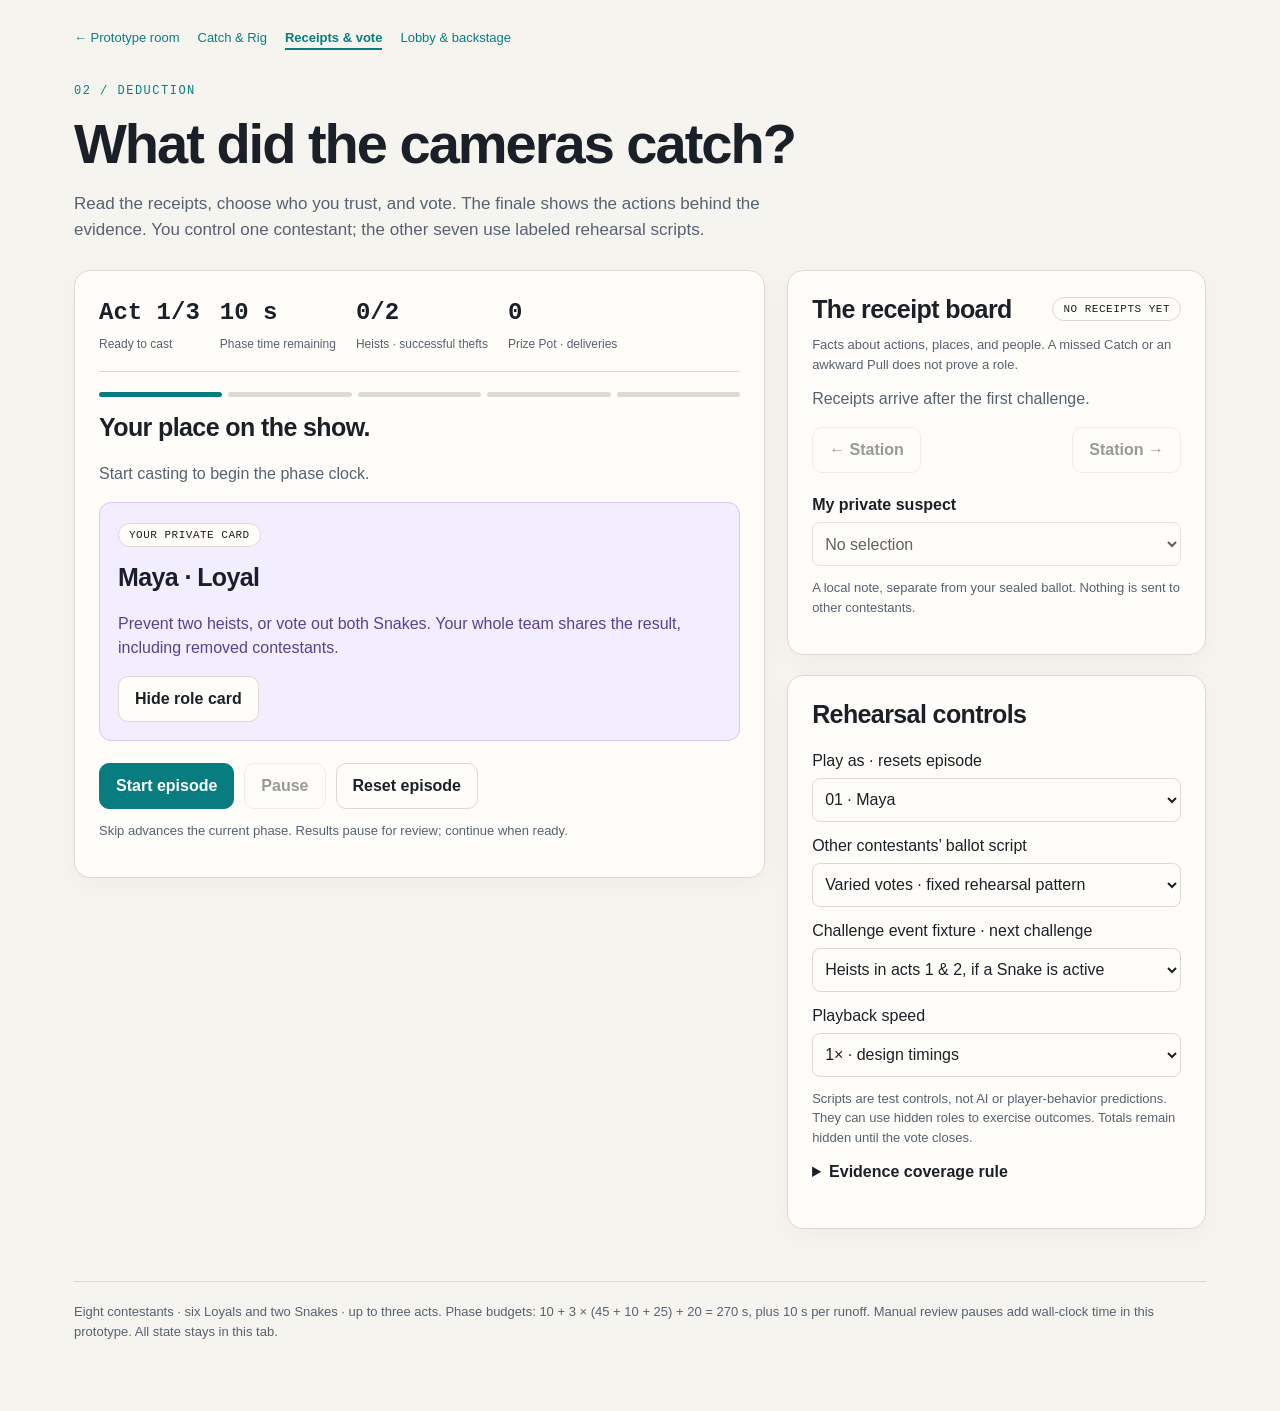
<file: concepts/snake-show/prototypes/receipts-and-vote.html>
<!doctype html>
<html lang="en"><meta charset="utf-8"><meta name="viewport" content="width=device-width,initial-scale=1"><title>Snake Show · Receipts &amp; live vote</title><link rel="stylesheet" href="prototype.css">
<main><nav><a href="index.html">← Prototype room</a><a href="catch-and-rig.html">Catch &amp; Rig</a><a href="receipts-and-vote.html" aria-current="page">Receipts &amp; vote</a><a href="lobby-and-backstage.html">Lobby &amp; backstage</a></nav>
<header class="intro"><div class="eyebrow">02 / deduction</div><h1>What did the cameras catch?</h1><p>Read the receipts, choose who you trust, and vote. The finale shows the actions behind the evidence. You control one contestant; the other seven use labeled rehearsal scripts.</p></header>
<div class="layout"><section class="panel">
<div class="stats"><div class="stat"><b id="act">Act 1/3</b><span id="phaseLabel">Ready to cast</span></div><div class="stat"><b id="clock">10 s</b><span>Phase time remaining</span></div><div class="stat"><b id="heists">0/2</b><span>Heists · successful thefts</span></div><div class="stat"><b id="pot">0</b><span>Prize Pot · deliveries</span></div></div>
<div class="phase-strip" aria-hidden="true"><span></span><span></span><span></span><span></span><span></span></div>
<h2 id="sceneTitle">Your place on the show.</h2><p id="sceneDescription">A private team card starts the episode. No role is shown on a live contestant’s public portrait.</p>
<div id="casting" class="private-box"><span class="tag">Your private card</span><h2 id="roleTitle" style="margin-top:16px">Maya · Loyal</h2><p id="objective">Prevent two heists, or vote out both Snakes. Your whole team shares the result, including removed contestants.</p><button id="roleToggle">Hide role card</button></div>
<div id="challenge" hidden><div id="stations" class="grid"></div><p class="small" style="margin-top:14px">Challenge playback uses a fixed event fixture. Use the Prize Lift and Catch prototypes for playable physical actions.</p></div>
<div id="voting" hidden><p id="ballotHelp">Select another active contestant. Your choice stays private until totals appear together.</p><div id="portraits" class="grid"></div><div class="row" style="margin-top:16px"><button id="submit" class="primary" disabled>Seal ballot</button><button id="abstain">Abstain</button></div><p id="ballotStatus" class="status" role="status">No ballot submitted.</p></div>
<div id="result" hidden><p id="resultMessage" class="status" role="status"></p><div id="totals" class="totals"></div><p id="abstentions" class="small"></p></div>
<div id="finale" hidden><div id="roles" class="grid"></div><h3 style="margin-top:24px">Recorded reconstruction</h3><p id="replayCard" class="status"></p><div class="row"><button id="replayPrev">← Previous event</button><button id="replayNext">Next event →</button><span id="replayCount" class="small"></span></div><p class="small" style="margin-top:15px">The reconstruction proves actions and outcomes. It makes no claims about thoughts, chat, or intention.</p></div>
<div class="row" style="margin-top:22px"><button id="next" class="primary">Start episode</button><button id="pause" disabled>Pause</button><button id="restart">Reset episode</button></div><p id="transportNote" class="small" style="margin-top:12px">Skip advances the current phase. Results pause for review; continue when ready.</p>
</section><aside>
<section class="panel"><div class="row between"><h2 style="margin:0">The receipt board</h2><span id="receiptCount" class="tag">No receipts yet</span></div><p class="small" style="margin-top:12px">Facts about actions, places, and people. A missed Catch or an awkward Pull does not prove a role.</p><div id="actTabs" class="row"></div><div id="receipts"><p>Receipts arrive after the first challenge.</p></div><div class="row between"><button id="receiptPrev" disabled>← Station</button><span id="receiptPage" class="small"></span><button id="receiptNext" disabled>Station →</button></div>
<label for="suspect" style="display:block;margin-top:20px;font-weight:bold">My private suspect</label><select id="suspect"><option value="">No selection</option></select><p class="small">A local note, separate from your sealed ballot. Nothing is sent to other contestants.</p></section>
<section class="panel"><h2>Rehearsal controls</h2><label for="viewer">Play as · resets episode</label><select id="viewer"><option value="0">01 · Maya</option><option value="1">02 · Leo</option></select><label for="script">Other contestants’ ballot script</label><select id="script"><option value="mixed">Varied votes · fixed rehearsal pattern</option><option value="snake">Vote for the first active Snake · test ending</option><option value="loyal">Vote for the first active Loyal · test ending</option><option value="tie">Split the vote · test runoff</option><option value="abstain">Everyone else abstains</option></select><label for="outcomes">Challenge event fixture · next challenge</label><select id="outcomes"><option value="two">Heists in acts 1 &amp; 2, if a Snake is active</option><option value="none">No heists · test early Loyal win</option></select><label for="speed">Playback speed</label><select id="speed"><option value="1">1× · design timings</option><option value="4">4× · quick rehearsal</option></select><p class="small">Scripts are test controls, not AI or player-behavior predictions. They can use hidden roles to exercise outcomes. Totals remain hidden until the vote closes.</p><details><summary>Evidence coverage rule</summary><p class="small">Each station contributes exactly three cards: outcome, one recorded handling action, and the Catch or safe-capsule response. An act with a spotter adds one spotter card. Stations appear in fixed location order, with no role-based prioritization. Earlier acts stay accessible. The fixture, selection policy, and timings are proposals.</p></details></section>
</aside></div><footer>Eight contestants · six Loyals and two Snakes · up to three acts. Phase budgets: 10 + 3 × (45 + 10 + 25) + 20 = 270 s, plus 10 s per runoff. Manual review pauses add wall-clock time in this prototype. All state stays in this tab.</footer>
</main><script src="rules.js"></script><script src="receipts-and-vote.js"></script></html>
</file>
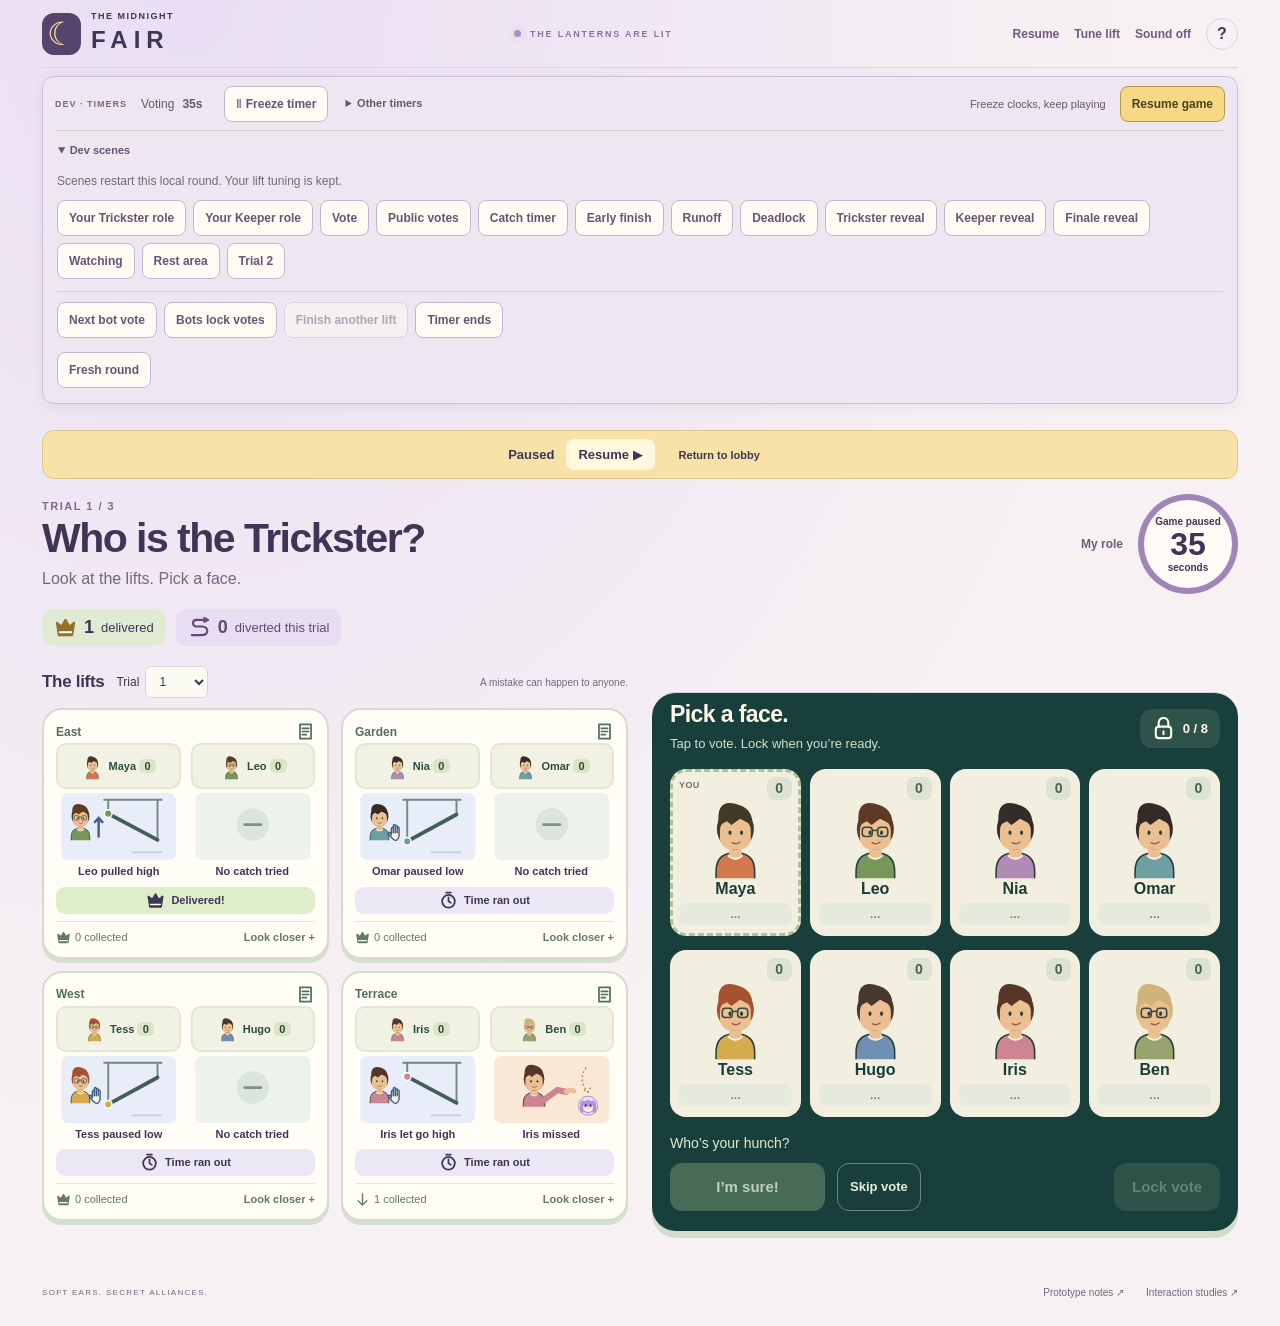
<file: concepts/snake-show/browser/tests/voting-harness.html>
<!doctype html>
<html lang="en">
<meta charset="utf-8">
<meta name="viewport" content="width=device-width, initial-scale=1">
<meta http-equiv="refresh" content="0; url=../index.html?dev=1&amp;scene=vote">
<title>Opening The Midnight Fair dev scenes</title>
<p>The scene controls are now part of the game. <a href="../index.html?dev=1&amp;scene=vote">Open dev scenes</a>.</p>
</html>
</file>
<file: concepts/snake-show/browser/style.css>
:root{--ink:#173b38;--muted:#657873;--paper:#f3f1e8;--panel:#fffdf6;--line:#d9ded3;--coral:#c85035;--lime:#dfff83;--gold:#efbd51;--dark:#162f2d;--radius:18px;font-family:"Segoe UI",Arial,sans-serif;color:var(--ink);background:var(--paper);font-synthesis:none}*{box-sizing:border-box}body{margin:0}button,input,select{font:inherit}button,a,select{-webkit-tap-highlight-color:transparent}button{cursor:pointer;touch-action:manipulation}button:disabled{cursor:default;opacity:.46}button:focus-visible,a:focus-visible,select:focus-visible{outline:3px solid #be502c;outline-offset:4px}button{color:inherit}a{color:inherit}button:active:not(:disabled){transform:translateY(1px)}[hidden]{display:none!important}.app{max-width:1560px;margin:auto;padding:0 42px}.topbar{height:94px;display:flex;align-items:center;justify-content:space-between;border-bottom:1px solid var(--line);gap:20px}.brand{display:flex;align-items:center;gap:11px;text-decoration:none;font-weight:900;letter-spacing:-1.4px;font-size:25px}.brand-light{font-weight:400;margin-left:2px}.brand-mark{position:relative;display:grid;place-items:center;width:39px;height:42px;background:var(--ink);color:var(--lime);border-radius:12px;font-size:35px;font-style:italic;line-height:1}.brand-mark span{position:absolute;font-size:12px;right:6px;top:4px}.live,.eyebrow{font-size:10px;letter-spacing:1.8px;font-weight:800}.live{display:flex;align-items:center;gap:9px}.live i{width:7px;height:7px;background:#df6249;border-radius:50%;box-shadow:0 0 0 4px #df624917}.top-actions{display:flex;align-items:center;gap:15px}.quiet,.text-button{border:0;background:none;padding:8px 0;font-size:12px;font-weight:650}.icon-button{height:32px;width:32px;border:1px solid var(--line);border-radius:50%;background:transparent;font-weight:700}.episode-bar{display:flex;align-items:center;justify-content:space-between;padding:30px 0 25px;gap:20px}.eyebrow{color:var(--muted)}.coral{color:var(--coral)}h1{font-size:clamp(23px,2.2vw,35px);font-weight:650;letter-spacing:-1.1px;margin:6px 0 0}h2{font-size:28px;letter-spacing:-.9px;line-height:1.18;font-weight:650;margin:15px 0}h3{font-size:19px;letter-spacing:-.3px}p{font-size:13px;line-height:1.65;color:var(--muted)}em{font-style:normal;color:var(--coral)}.scoreboard{display:flex;border:1px solid var(--line);border-radius:12px;background:#faf9f2;padding:11px 5px}.scoreboard>div{padding:0 21px;border-right:1px solid var(--line);min-width:100px}.scoreboard>div:last-child{border:0}.scoreboard>div>span{display:block;font-size:9px;letter-spacing:1.3px;font-weight:800}.scoreboard b{display:block;font-size:24px;line-height:1.3;white-space:nowrap}.scoreboard small{font-size:15px;color:#859089;padding-left:4px}.scoreboard b span{display:inline}.clock b{font-variant-numeric:tabular-nums}.layout{display:grid;grid-template-columns:minmax(0,1fr) 320px;gap:24px;align-items:start}.stage{background:var(--dark);border-radius:var(--radius);overflow:hidden;box-shadow:0 12px 28px #173b380e;border:1px solid #25463e}.stage-top,.stage-bottom{display:flex;justify-content:space-between;align-items:center;gap:8px;color:#b3c5b9;font-size:9px;font-weight:700;letter-spacing:1.2px;padding:19px 23px}.stage-top b{color:#eef2d9;margin-left:12px;font-size:10px}.stage-top>div{display:flex;align-items:center;gap:14px}.on-dark{border:1px solid #718479;background:transparent;border-radius:5px;color:#eff4dc;padding:4px 8px;font-size:10px}.canvas-wrap{position:relative;background:#dcd9b8}canvas{display:block;width:100%;height:auto;aspect-ratio:1000/650;touch-action:none}.scene-caption{position:absolute;bottom:17px;left:50%;transform:translateX(-50%);max-width:92%;width:max-content;background:#163b36e8;color:#f5f5db;padding:10px 17px;border:1px solid #ffffff21;border-radius:7px;font-size:12px;letter-spacing:.2px;text-align:center;pointer-events:none}.stage-bottom{padding:16px 23px;font-size:9px;letter-spacing:.15px;min-height:56px}.local-badge{font-size:8px;letter-spacing:1px;color:#c5d4ac;border:1px solid #65745c;padding:5px 7px;border-radius:4px;white-space:nowrap}kbd{font:600 9px "Segoe UI",sans-serif;border:1px solid currentColor;border-radius:3px;padding:2px 4px;opacity:.8;margin:0 1px}.dot-separator{padding:0 8px}.sidebar{display:flex;flex-direction:column;gap:17px}.panel{border:1px solid var(--line);border-radius:var(--radius);background:var(--panel);padding:24px}.welcome{padding:27px}.welcome h2{font-size:29px;line-height:1.25;margin:15px 0}.welcome p{margin:15px 0 20px}.primary,.secondary,.rig-button{display:flex;justify-content:center;align-items:center;gap:10px;width:100%;border:1px solid var(--ink);border-radius:9px;padding:14px 16px;font-weight:700;font-size:13px;min-height:47px}.primary{background:var(--ink);color:#f2f5dc}.primary>span{margin-left:auto;font-size:20px}.primary:hover:not(:disabled){background:#28524a}.secondary{background:transparent;border-color:var(--line);font-size:11px;padding:11px 8px}.secondary:hover:not(:disabled){background:#edeedc}.button-pair{display:flex;gap:8px;margin-top:10px}.fine{font-size:10px;line-height:1.6;color:var(--muted);margin:12px 0 0}.welcome .fine{margin:13px 0 0}.row{display:flex;align-items:center;justify-content:space-between;gap:12px}.row>.fine{margin:0;font-size:9px}.cast-panel{padding:20px}.cast-grid{display:grid;grid-template-columns:repeat(4,minmax(0,1fr));gap:15px 9px;margin-top:18px}.cast-member{text-align:center;min-width:0;position:relative}.avatar{--color:#d0734a;width:38px;height:40px;display:inline-block;background:var(--color);border-radius:15px 15px 11px 11px;position:relative;border:2px solid #1c3c3825;box-shadow:inset 0 -7px 0 #00000013}.avatar:before{content:"";position:absolute;width:23px;height:18px;top:6px;left:5.5px;border-radius:8px;background:#ffe3b5}.avatar:after{content:"••";letter-spacing:5px;position:absolute;top:4px;left:9px;color:#203c32;font-size:13px;font-weight:900}.cast-member b{display:block;font-size:10px;margin-top:4px;white-space:nowrap}.cast-member small{font-size:8px;color:var(--muted);display:block;margin-top:2px}.cast-member.out{opacity:.45}.cast-member.you .avatar{outline:2px solid var(--coral);outline-offset:3px}.cast-member .number{position:absolute;top:29px;left:calc(50% + 9px);border-radius:3px;background:var(--ink);color:#fff;font-size:8px;padding:1px 3px}.cast-panel>p{border-top:1px solid var(--line);padding-top:12px;margin-top:17px}.role-card{padding:14px;border-radius:9px;background:#eaf0d7;border:1px solid #d3dec2;font-size:12px;line-height:1.6;margin:17px 0}.role-card.snake{background:#fae6df;border-color:#e2c4bb}.role-card b{display:block;font-size:17px}.role-card small{font-size:11px}.controls{display:flex;flex-direction:column;gap:9px;margin-top:19px}.controls .text-button{font-size:11px}.hold-button{user-select:none;touch-action:none}.hold-button.pressed{background:#badd78;color:#163b36;box-shadow:inset 0 3px 4px #0002}.rig-button{background:#f4dfd5;border-color:#dcb5a6;color:#9b402e;font-size:12px}.rig-button.pressed{background:#cb674d;color:white}.catch-button{background:var(--gold);color:#3d321b;border-color:#b98e31}.catch-button:hover:not(:disabled){background:#ffd574}.meter-label{font-size:10px;margin-top:17px}.height-meter{height:7px;border-radius:10px;background:#e4e6d8;margin-top:9px;overflow:hidden}.height-meter i{display:block;height:100%;background:#688d5a;transition:width .15s}.catch-panel{background:#fcf1d1;border:1px solid #dec585;border-radius:10px;padding:13px;margin-top:17px}.catch-panel .row{font-size:10px}.catch-track{position:relative;height:25px;background:#dcdcc4;border-radius:5px;margin-top:15px;overflow:hidden}.catch-zone{position:absolute;left:41.6667%;width:16.6667%;height:100%;background:#e3b63b;border-left:2px solid #8f6d0d;border-right:2px solid #8f6d0d}.catch-track i{position:absolute;top:1px;height:23px;width:4px;background:#183f37;border-radius:4px;transform:translateX(-50%)}.catch-panel p{font-size:10px;margin-bottom:0}#continue,#nextEpisode{margin-top:16px}#speedControls{font-size:12px;margin-top:16px}select{background:#fcfbf3;border:1px solid var(--line);border-radius:6px;padding:7px 9px;color:var(--ink);font-size:12px;max-width:100%}.station-tabs{display:grid;grid-template-columns:repeat(4,1fr);gap:1px;border-top:1px solid #657b6055;background:#657b6055}.station-tab{padding:12px 6px;background:var(--dark);color:#d0dfc5;border:0;border-top:3px solid transparent;text-align:left;min-width:0}.station-tab.selected{background:#25463d;border-top-color:var(--lime)}.station-tab b{display:block;font-size:10px}.station-tab small{display:block;font-size:9px;margin-top:5px;opacity:.7}.station-tab span{font-size:9px;color:#edc574}.evidence-panel,.finale-panel{margin-top:24px;padding:28px}.evidence-heading{display:flex;justify-content:space-between;align-items:center;gap:15px}.evidence-heading h2{margin:10px 0 7px}.evidence-heading p{margin:0}.evidence-heading label{font-size:12px}.receipt-grid{display:grid;grid-template-columns:repeat(4,minmax(0,1fr));gap:13px;margin-top:22px}.receipt{border:1px solid #dedfcd;border-radius:9px;padding:16px;background:#f6f5ea}.receipt .eyebrow{font-size:9px}.receipt h3{margin:8px 0;font-size:15px}.receipt p{font-size:11px;line-height:1.6;margin:12px 0}.receipt p+p{border-top:1px dashed #d5d5c5;padding-top:12px}.receipt time{font-size:9px;font-weight:750;color:#8b6b40;display:block}.receipt strong{color:var(--ink)}#votePanel{border-top:1px solid var(--line);margin-top:26px;padding-top:8px}#votePanel h3{margin-bottom:5px}#voteHint{margin-top:0}.confidence{font-size:10px;display:flex;align-items:center;gap:7px}.candidates{display:grid;grid-template-columns:repeat(8,minmax(0,1fr));gap:10px}.candidate{background:#f8f7ee;border:1px solid var(--line);border-radius:10px;padding:13px 5px;text-align:center}.candidate.selected{border:2px solid var(--coral);padding:12px 4px;background:#fae8da}.candidate b{display:block;font-size:12px;margin-top:8px}.candidate small{display:block;font-size:9px;margin-top:4px}.ballot-footer{display:flex;align-items:center;gap:20px;margin-top:20px}.ballot-footer>span{font-size:12px;flex:1}.ballot-footer .primary{width:180px}.vote-totals{display:flex;gap:8px;flex-wrap:wrap}.vote-total{padding:8px 13px;border-radius:5px;background:#ebeedc;font-size:12px}.finale-panel h2{font-size:40px}.reveal-cast{display:grid;grid-template-columns:repeat(8,1fr);gap:10px;margin:25px 0}.reveal-person{text-align:center;padding:17px 5px;background:#eaf0d7;border:1px solid #d8e1c7;border-radius:10px}.reveal-person.snake{background:#f6e0d6;border-color:#e2b9a5}.reveal-person b{display:block;font-size:13px;margin:9px 0 4px}.reveal-person span:last-child{display:block;font-size:11px}.replay{display:grid;grid-template-columns:repeat(3,1fr);gap:15px;margin-bottom:25px}.replay-act{padding:18px;background:#f4f3e7;border-radius:10px}.replay-act h3{margin:0 0 14px}.replay-act p{font-size:11px;margin:7px 0}.replay-act .secret{color:#a84e34}.finale-panel>.primary{max-width:280px}.mobile-move{display:none}footer{display:flex;align-items:center;gap:22px;padding:24px 0 28px;color:var(--muted);font-size:10px}footer>span{margin-right:auto;font-size:8px;letter-spacing:1.3px}footer a{text-decoration:none}dialog{max-width:570px;width:calc(100% - 30px);border:1px solid #ccd2bd;border-radius:18px;padding:32px;color:var(--ink);background:var(--panel);box-shadow:0 35px 100px #0005}dialog::backdrop{background:#0b251dcc;backdrop-filter:blur(4px)}dialog h2{font-size:29px}dialog li{font-size:12px;line-height:1.7;margin-bottom:14px;color:var(--muted)}dialog li b{color:var(--ink)}dialog ol{padding-left:18px}.dialog-close{position:absolute;right:18px;top:12px;border:0;background:none;font-size:26px}.pause-overlay{position:fixed;inset:0;background:#09251ccb;backdrop-filter:blur(5px);z-index:10;display:grid;place-items:center;padding:20px}.pause-overlay .panel{max-width:380px;width:100%;padding:30px}.pause-overlay .text-button{display:block;margin:13px auto 0}.sr-only{position:absolute;width:1px;height:1px;padding:0;margin:-1px;overflow:hidden;clip:rect(0,0,0,0);white-space:nowrap;border:0}
@media(min-width:1550px){.welcome h2{font-size:32px}.layout{grid-template-columns:minmax(0,1fr) 350px}.panel{padding:27px}}
@media(max-width:1150px){.app{padding:0 24px}.layout{grid-template-columns:minmax(0,1fr) 290px;gap:18px}.welcome{padding:23px}.welcome h2{font-size:26px}.panel{padding:21px}.stage-top,.stage-bottom{padding:15px}.stage-top{font-size:8px}.local-badge{display:none}.receipt-grid{grid-template-columns:repeat(2,minmax(0,1fr))}}
@media(max-width:850px){.app{padding:0 20px}.topbar{height:75px}.brand{font-size:22px}.live{font-size:8px}.layout{grid-template-columns:minmax(0,1fr)}.sidebar{display:grid;grid-template-columns:1fr 1fr}.welcome h2{font-size:27px}.episode-bar{padding:22px 0}.scoreboard>div{min-width:68px;padding:0 10px}.scoreboard b{font-size:22px}.scoreboard>div>span{font-size:8px}.reveal-cast{grid-template-columns:repeat(4,1fr)}.replay{grid-template-columns:1fr}.candidates{grid-template-columns:repeat(4,1fr)}.mobile-move{display:block;text-align:center;margin:18px auto 0}.mobile-move button{width:46px;height:40px;margin:2px;background:#e3e7d5;border:1px solid #becbb7;border-radius:7px;font-size:20px;touch-action:none}.canvas-wrap{max-height:620px;overflow:hidden}}
@media(max-width:520px){.app{padding:0 12px}.topbar{height:67px;gap:10px}.live{display:none}.brand{font-size:21px}.top-actions{gap:12px}.episode-bar{display:block;padding:19px 0 16px}h1{font-size:25px}.scoreboard{margin-top:17px;padding:9px 0;justify-content:space-around}.scoreboard>div{flex:1;padding:0 15px}.scoreboard b{font-size:23px}.scoreboard>div>span{font-size:8px}.stage{border-radius:12px}.stage-top{padding:12px;font-size:7px;letter-spacing:.5px}.stage-top b{font-size:8px;margin-left:7px}.stage-top>div{gap:8px}.stage-bottom{padding:12px;font-size:8px}.scene-caption{padding:6px 9px;font-size:9px;bottom:9px}.sidebar{grid-template-columns:1fr;gap:14px}.welcome h2{font-size:31px}.welcome{padding:25px}.cast-grid{grid-template-columns:repeat(8,1fr);gap:6px}.cast-member .avatar{transform:scale(.8);margin:0 -4px}.cast-member b{font-size:8px}.cast-member small{font-size:7px}.cast-member .number{top:26px;left:calc(50% + 4px)}.cast-panel{padding:18px 12px}.cast-panel>.row{padding:0 6px}.cast-panel>p{padding-left:6px}.evidence-panel,.finale-panel{padding:20px 15px}.evidence-heading{align-items:start}.evidence-heading h2{font-size:25px}.evidence-heading p{font-size:11px}.receipt-grid{grid-template-columns:1fr}.receipt p{font-size:12px}.evidence-heading label{white-space:nowrap}.candidates{gap:7px}.candidate b{font-size:10px}.ballot-footer{flex-wrap:wrap;gap:10px}.ballot-footer>span{flex-basis:100%}.ballot-footer .primary{flex:1}.confidence{flex-direction:column;align-items:start;gap:3px}#votePanel .row{align-items:center}.finale-panel h2{font-size:32px}.station-tabs{grid-template-columns:repeat(2,1fr)}footer{gap:12px;flex-wrap:wrap;font-size:9px}footer>span{width:100%;font-size:7px}.reveal-cast{gap:7px}.reveal-person{padding:12px 3px}.reveal-person b{font-size:11px}.reveal-person span:last-child{font-size:9px}dialog{padding:27px 22px}dialog h2{font-size:25px}}
@media(prefers-reduced-motion:reduce){*,*:before,*:after{scroll-behavior:auto!important;transition:none!important}}

/* During touch play, keep the moving scene and thumb controls together. */
@media(max-width:850px){
  body[data-phase="challenge"] .sidebar{display:block}
  body[data-phase="challenge"] .cast-panel{margin-top:16px}
  body[data-phase="challenge"] #gamePanel{padding:15px}
  body[data-phase="challenge"] #panelTitle,body[data-phase="challenge"] #panelText{display:none}
  body[data-phase="challenge"] .controls{display:grid;grid-template-columns:1fr 1fr;gap:8px;margin-top:10px}
  body[data-phase="challenge"] .controls .primary,body[data-phase="challenge"] #leave,body[data-phase="challenge"] #interact{grid-column:1/-1}
  body[data-phase="challenge"] .controls:has(#rig:not([hidden])) #pull{grid-column:auto}
  body[data-phase="challenge"] #rigHint{display:none}
  body[data-phase="challenge"] .meter-label{margin-top:8px}
  body[data-phase="challenge"] .height-meter{margin-top:5px}
  body[data-phase="challenge"] .stage-bottom{display:none}
  body[data-phase="challenge"] .station-tabs{grid-template-columns:repeat(4,minmax(0,1fr))}
  body[data-phase="challenge"] .station-tab{padding:9px 6px;min-height:62px}
  body[data-phase="challenge"] .station-tab small{display:none}
  body[data-phase="challenge"] .station-tab b{font-size:9px}
  body[data-phase="challenge"] .episode-bar{padding:14px 0}
  body[data-phase="challenge"] h1{font-size:21px}
  body[data-phase="challenge"] .scoreboard{margin-top:10px;padding:6px 0}
  body[data-phase="challenge"] .layout{gap:12px}
  body[data-phase="challenge"] #privateRole{margin:10px 0}
  body[data-phase="challenge"] .catch-panel{margin-top:10px;padding:10px}
  body[data-phase="challenge"] .catch-track{margin-top:10px}
  body[data-phase="challenge"] .catch-panel p{margin-top:5px}
}

/* Prize Lift exposes the coupled-cable mechanism with the same scale on both axes. */
body[data-camera="lift"] .canvas-wrap{background:#fffdf6;max-height:none}
body[data-camera="lift"] canvas{max-width:650px;margin:0 auto;aspect-ratio:1}
.mechanics-panel{margin-top:18px;border-top:1px solid var(--line);padding-top:12px}
summary{cursor:pointer;font-size:12px;font-weight:700;line-height:1.6}
.mechanics-panel summary span{font-size:9px;color:var(--muted);font-weight:400;margin-left:6px}
.mechanics-panel table{width:100%;border-collapse:collapse;margin-top:12px;font-size:11px;font-variant-numeric:tabular-nums}
.mechanics-panel th,.mechanics-panel td{padding:6px 3px;border-bottom:1px solid #e4e8da;text-align:right}
.mechanics-panel th:first-child{text-align:left;font-size:9px;color:var(--muted);font-weight:500}
.mechanics-panel small{display:block;font-size:9px;font-weight:400;color:var(--muted);margin-top:3px}
.tuning-panel h2{font-size:23px;margin:10px 0}
.tuning-intro{font-size:11px;margin:8px 0}
.tuning-panel .button-pair{margin:10px 0}
.tuning-panel .secondary{font-size:10px;padding:8px 7px;min-height:39px}
.tuning-scroll{max-height:470px;overflow-y:auto;overscroll-behavior:contain;scrollbar-width:thin;padding-right:9px;margin-right:-8px}
.tuning-scroll fieldset{border:0;margin:14px 0;padding:0;min-width:0}
.tuning-scroll legend{width:100%;font-size:10px;font-weight:800;letter-spacing:1px;text-transform:uppercase;color:var(--coral);padding:9px 0;border-top:1px solid var(--line)}
.tuning-row{padding:8px 0 10px}
.tuning-row.changed label:after{content:" •";color:var(--coral)}
.tuning-row label{font-size:11px;font-weight:650}
.tuning-row label small{display:block;font-size:9px;font-weight:400;color:var(--muted);margin-top:3px}
.tuning-row input[type="number"]{width:67px;min-width:67px;border:1px solid var(--line);border-radius:5px;background:#fffef8;font-size:12px;color:var(--ink);padding:6px;font-variant-numeric:tabular-nums}
.tuning-row input[type="range"]{width:100%;height:23px;accent-color:#497753;margin:7px 0 0;cursor:pointer;touch-action:pan-y}
.tuning-row p{font-size:9px;line-height:1.5;margin:1px 0;color:var(--muted)}
.tuning-derived,.draft-exchange{border-top:1px solid var(--line);padding-top:12px;margin-top:12px}
#tuningDerived{display:grid;grid-template-columns:1fr 1fr;gap:12px;margin-top:15px}
#tuningDerived span{font-size:9px;color:var(--muted);display:block}
#tuningDerived b{font-size:12px;font-weight:650;display:block;margin-top:4px}
#tuningJson{width:100%;resize:vertical;min-height:90px;font:11px/1.5 Consolas,monospace;border:1px solid var(--line);border-radius:7px;color:var(--ink);background:#f4f4e9;padding:10px;margin-top:10px}
body[data-tuning="true"] .cast-panel{display:none}
@media(min-width:851px){body[data-tuning="true"] .stage{position:sticky;top:15px}body[data-tuning="true"] .layout{grid-template-columns:minmax(0,1fr) 360px}}
@media(max-width:850px){body[data-tuning="true"] .sidebar{display:flex}.tuning-panel{margin-top:4px}.tuning-scroll{max-height:400px}.mechanics-panel{margin-top:10px;padding-top:8px}}
@media(max-width:520px){.top-actions{gap:9px}.top-actions .quiet{font-size:10px}body[data-camera="lift"] canvas{max-width:345px}body[data-phase="challenge"] .mechanics-panel summary{font-size:10px}}
/* Narrow phones: keep only the brand mark so the header actions fit without horizontal scroll. */
@media(max-width:380px){.topbar{gap:8px}.brand>span:last-of-type{display:none}.top-actions{gap:8px;flex-wrap:wrap;justify-content:flex-end}}

/* Persistent development controls stay separate from the game's full pause. */
.dev-timers{position:sticky;top:0;z-index:75;display:flex;flex-wrap:wrap;align-items:center;gap:8px 14px;padding:9px 12px;margin:8px 0;border:1px solid #b9c8bb;border-radius:12px;background:#eef1e7;box-shadow:0 3px 12px #193b3810;font-size:12px;color:#244c42}
.dev-timer-label{font-size:9px;font-weight:850;letter-spacing:1px;color:#6a746b}
.dev-phase{display:flex;gap:8px;align-items:center}.dev-phase b{font-variant-numeric:tabular-nums;min-width:28px}
.dev-timers button{min-height:36px;padding:7px 11px;border:1px solid #aabc9e;border-radius:8px;background:#fffdf1;font-size:12px;font-weight:750;white-space:nowrap}
.dev-timers button[aria-pressed="true"]{background:#f7d884;border-color:#b49a4d;color:#4d4020}
.dev-timers.has-frozen-timer{border-color:#b9a560}.dev-timers small{font-size:11px;margin-left:auto}
.dev-timers details{position:relative}.dev-timers summary{padding:8px 3px;cursor:pointer;font-size:11px}.dev-timers details.has-frozen-timer summary{font-weight:850;color:#8b5c11}
.dev-timer-options{position:absolute;right:0;top:100%;width:245px;display:grid;gap:8px;padding:12px;background:#f7f6ec;border:1px solid #b6c5b1;border-radius:10px;box-shadow:0 6px 25px #203e382b}
.dev-timer-options span{font-size:11px;line-height:1.5}
@media(max-width:650px){.dev-timers{gap:6px 9px;padding:7px 9px}.dev-timer-label{width:100%;font-size:8px}.dev-timers small{display:none}.dev-phase{font-size:11px;gap:4px;margin-right:auto}.dev-timers button{font-size:11px;padding:7px}.dev-timers summary{font-size:10px}.dev-timer-options{width:220px}}

@media(max-width:650px){.dev-timers details{position:static}.dev-timer-options{right:8px;top:100%;max-width:calc(100% - 16px)}}

/* Scene shortcuts are mounted only in the explicit developer view. */
.dev-timers .dev-scenes{flex-basis:100%;border-top:1px solid #cdd5c6;padding-top:3px}
.dev-scenes>summary{width:max-content;font-weight:750}
.dev-scenes-content{max-height:40vh;overflow:auto;padding:0 2px 6px}
.dev-scenes-content p{margin:4px 0 9px;font-size:12px}
.dev-scene-buttons{display:flex;flex-wrap:wrap;gap:7px}
.dev-scene-steps{border-top:1px solid #cdd5c6;padding-top:10px;margin:12px 0}
.dev-scenes-content>button{margin-top:2px}
</file>
<file: concepts/snake-show/browser/vote.css>
/* A separate, picture-first voting room. Colors describe events, never guilt. */
body[data-voting="true"] { background: radial-gradient(ellipse at 15% 0%, #e4f0da, transparent 60%), #f6f2e7; }
body[data-voting="true"] .topbar { height: 68px; }
body[data-voting="true"] .episode-bar,
body[data-voting="true"] .stage,
body[data-voting="true"] #gamePanel,
body[data-voting="true"] #lobbyPanel,
body[data-voting="true"] .cast-panel { display: none; }
body[data-voting="true"] .layout,
body[data-voting="true"] .sidebar { display: contents; }
body[data-voting="true"] footer { margin-top: 28px; padding-top: 18px; }
body[data-voting="true"] #tuningPanel { position: fixed; top: 78px; bottom: 20px; right: 24px; width: 380px; overflow: auto; z-index: 60; box-shadow: 0 15px 100px #183e3b66; }
.vote-room { max-width: 1280px; margin: 26px auto 0; padding-bottom: 10px; }
.vote-room button:focus-visible, .camera-dialog button:focus-visible { outline: 4px solid #8765ce; outline-offset: 4px; }
.vote-icon { width: 23px; height: 23px; flex-shrink: 0; vertical-align: middle; }
.portrait { display: block; }
.vote-room-heading { display: flex; align-items: center; justify-content: space-between; gap: 20px; }
.vote-kicker { font-size: 11px; font-weight: 850; letter-spacing: 1.5px; color: #6c7659; }
.vote-room-heading h2 { margin: 3px 0 6px; font-size: clamp(30px, 3.2vw, 44px); letter-spacing: -1.5px; line-height: 1.05; font-weight: 900; }
#voteRoomTitle:focus { outline: none; }
.vote-room-heading p { margin: 0; font-size: 16px; color: #597068; }
.vote-tools { display: flex; align-items: center; gap: 15px; }
.vote-tools label { display: flex; flex-direction: column; font-size: 11px; gap: 4px; }
.vote-clock { --remaining:100%; width: 100px; height: 100px; border-radius: 50%; background: conic-gradient(#708959 var(--remaining), #dfe2d3 0); display: flex; flex-direction: column; justify-content: center; align-items: center; position: relative; isolation: isolate; flex-shrink: 0; }
.vote-clock::before { content: ''; position: absolute; inset: 6px; background: #fcf9ed; border-radius: 50%; z-index: -1; }
.vote-clock b { font-size: 32px; line-height: 1.1; font-variant-numeric: tabular-nums; }
.vote-clock span { font-size: 10px; font-weight: 700; }
.vote-clock.almost-done { background: conic-gradient(#c26947 var(--remaining), #e7d9c8 0); }
.round-prizes { display: flex; flex-wrap: wrap; gap: 10px; margin: 15px 0 20px; }
.round-prize { display: inline-flex; align-items: center; gap: 7px; border-radius: 10px; padding: 7px 12px; font-size: 13px; background: #e1ebd3; }
.round-prize b { font-size: 18px; }
.round-prize.stolen { background: #e8def3; color: #664779; }
.round-prize.delivered .vote-icon { color: #927226; }
.memory-toolbar { display: flex; align-items: center; flex-wrap: wrap; gap: 12px; margin: 0 0 10px; }
.memory-toolbar h3 { margin: 0; font-size: 17px; }
.memory-toolbar label { display: flex; align-items: center; gap: 6px; font-size: 12px; }
.memory-toolbar select { padding: 4px 25px 4px 9px; min-height: 32px; }
.memory-note { margin-left: auto; font-size: 12px; color: #607366; }
.vote-room .receipt-grid { display: grid; grid-template-columns: repeat(4, minmax(0, 1fr)); gap: 14px; margin: 0; }
.vote-room .lift-memory { min-width: 0; padding: 12px; border: 2px solid #d2ddcf; border-radius: 20px; background: #fffdf5; box-shadow: 0 4px 0 #d9dfce; display: flex; flex-direction: column; text-align: left; transition: transform .15s, border-color .15s; }
.lift-memory:hover { transform: translateY(-3px); border-color: #80966c; }
.memory-heading { display: flex; align-items: center; justify-content: space-between; color: #526e61; font-size: 12px; }
.memory-heading .vote-icon { width: 19px; height: 19px; }
.memory-cast { display: flex; justify-content: center; gap: 16px; margin: 2px 0 7px; }
.memory-cast > span { display: flex; align-items: center; gap: 3px; font-size: 13px; }
.memory-cast .portrait { width: 36px; height: 40px; }
.memory-foot { display: flex; align-items: center; gap: 4px; border-top: 1px solid #e3e7d8; padding-top: 8px; font-size: 11px; color: #647966; }
.memory-foot .vote-icon { width: 15px; height: 15px; }
.memory-foot > span { margin-left: auto; font-weight: 750; }
.pick-panel { margin-top: 24px; background: #183f3b; color: #fff8e9; border-radius: 24px; padding: 20px 22px; box-shadow: 0 7px 0 #d1dccc; }
.pick-heading { display: flex; justify-content: space-between; align-items: center; margin-bottom: 14px; gap: 12px; }
.pick-heading h3 { font-size: 23px; margin: 0; letter-spacing: -.6px; }
.pick-heading p { color: #d0e0ca; font-size: 13px; margin: 3px 0 0; }
.ballot-progress { display: flex; align-items: center; gap: 8px; white-space: nowrap; font-size: 13px; background: #2d534b; padding: 8px 12px; border-radius: 12px; }
.vote-room .candidates { display: flex; justify-content: center; gap: 12px; }
.vote-room .candidate { position: relative; min-width: 0; flex: 1; max-width: 150px; padding: 4px 4px 9px; border: 3px solid transparent; border-radius: 16px; background: #f2eee0; color: #193d36; transition: transform .16s, background .16s; overflow: visible; }
.vote-room .candidate:disabled { opacity: 1; }
.vote-room .candidate:hover:not(:disabled) { transform: translateY(-5px); background: #fffdf4; }
.vote-room .candidate .portrait { width: 100%; height: 87px; }
.vote-room .candidate b { font-size: 16px; margin: 0; }
.vote-room .candidate.selected { padding: 4px 4px 9px; background: #e0f48e; border: 3px solid #d8f286; transform: translateY(-4px); box-shadow: 0 5px 0 #64894d; }
.candidate-check { position: absolute; right: -7px; top: -10px; width: 28px; height: 28px; display: none; align-items: center; justify-content: center; border-radius: 50%; background: #def589; color: #183f3b; border: 2px solid #183f3b; }
.candidate.selected .candidate-check { display: flex; }
.candidate-check .vote-icon { width: 17px; height: 17px; }
.vote-room .ballot-footer { gap: 14px; margin-top: 18px; align-items: center; }
.vote-room .ballot-status { font-size: 14px; color: #dfebd4; }
.certainty-button, .skip-button { display: inline-flex; align-items: center; justify-content: center; gap: 8px; padding: 13px 20px; border-radius: 12px; border: 0; font-size: 15px; font-weight: 850; min-height: 48px; }
.certainty-button { background: #def28a; color: #1f4437; min-width: 180px; box-shadow: 0 3px 0 #92a956; }
.certainty-button:disabled { opacity: 1; background: #476b57; color: #c1d2b7; box-shadow: none; }
.skip-button { background: transparent; border: 1px solid #6d8779; color: #e6efdb; font-size: 13px; }
.runoff-notice { display: flex; align-items: center; justify-content: center; gap: 15px; padding: 8px 16px; border-radius: 16px; background: #eee1fa; color: #655078; margin-bottom: 20px; font-size: 18px; }
.tied-faces { display: flex; gap: 12px; flex-wrap: wrap; justify-content: center; }
.tied-faces > span { display: flex; align-items: center; gap: 4px; font-size: 12px; }
.tied-faces .portrait { width: 35px; height: 39px; }
.vote-reveal { text-align: center; background: #fffcf1; border: 2px solid #d6dfce; border-radius: 28px; padding: 28px; margin-top: 22px; }
.reveal-spotlight { display: flex; gap: 25px; justify-content: center; align-items: center; padding: 20px; max-width: 640px; margin: 0 auto 30px; border-radius: 28px; background: repeating-conic-gradient(from 10deg at 27% 50%, #f5e6cd 0deg 15deg, #fff2dd 15deg 30deg); }
.reveal-spotlight > .portrait { width: 170px; height: 180px; }
.reveal-spotlight h2 { margin: 0 0 10px; font-size: 52px; letter-spacing: -2px; }
.reveal-kicker { font-size: 11px; font-weight: 800; letter-spacing: 2px; }
.role-stamp { display: inline-flex; align-items: center; gap: 10px; padding: 8px 18px; border-radius: 10px; background: #daeebf; font-size: 23px; font-weight: 850; }
.snake-reveal .role-stamp { background: #dfcaed; color: #65437b; }
.vote-room .vote-totals { justify-content: center; gap: 20px; }
.vote-total-person { display: flex; flex-direction: column; align-items: center; gap: 4px; width: 90px; }
.vote-total-person > .portrait { width: 70px; height: 75px; }
.vote-token-count { display: flex; align-items: center; justify-content: center; gap: 6px; padding: 5px 10px; border-radius: 9px; background: #e8ebde; font-size: 18px; font-weight: 800; }
.vote-total-person.removed .vote-token-count { background: #ddcdeb; }
.result-foot { font-size: 14px; margin-top: 25px; }
.deadlock-art { display: flex; justify-content: center; gap: 20px; color: #9074ad; margin: 20px; }
.deadlock-art > svg { width: 80px; height: 80px; transform: rotate(-12deg); }
.deadlock-art > svg + svg { transform: rotate(12deg); }
.camera-dialog { max-width: 850px; border-radius: 26px; border: 2px solid #dce3d2; padding: 24px; }
.camera-dialog-heading { display: flex; align-items: center; justify-content: space-between; gap: 14px; margin-bottom: 20px; }
.camera-dialog-heading h2 { margin: 4px 0 0; font-size: 25px; }
.camera-dialog .icon-button { flex-shrink: 0; font-size: 25px; min-width: 44px; min-height: 44px; }
.moment-strip { display: grid; grid-template-columns: repeat(3, minmax(0,1fr)); gap: 14px; }
.moment { text-align: center; }
.moment h3 { margin: 0 0 10px; font-size: 13px; color: #728273; }
.moment > svg { width: 100%; display: block; margin-bottom: 12px; }
.moment > b { display: block; font-size: 16px; }
.camera-notes { margin-top: 25px; border-top: 1px solid #d9dfcd; padding-top: 12px; font-size: 13px; }
.camera-notes summary { cursor: pointer; min-height: 35px; padding-top: 6px; }
.camera-notes p { font-size: 13px; line-height: 1.6; }
.camera-caption { font-size: 12px; color: #76856e; margin-bottom: 0; }
@media (max-width: 950px) {
  .vote-room .receipt-grid { gap: 9px; }
  .vote-room .lift-memory { padding: 9px; }
  .memory-cast { gap: 6px; }
  .memory-cast > span { font-size: 11px; flex-direction: column; gap: 0; }
  .memory-cast .portrait { width: 31px; height: 34px; }
  .memory-foot { font-size: 10px; }
  .vote-room .candidates { gap: 8px; }
  .vote-room .candidate .portrait { height: 74px; }
  .vote-room .candidate b { font-size: 14px; }
  .vote-room .ballot-footer { gap: 10px; flex-wrap: wrap; }
  .vote-room .ballot-status { flex-basis: 100%; }
  .memory-note { font-size: 11px; }
}
@media (max-width: 650px) {
  body[data-voting="true"] .topbar { height: 64px; gap: 10px; }
  body[data-voting="true"] .brand { font-size: 19px; gap: 7px; }
  body[data-voting="true"] .brand-mark { width: 31px; height: 34px; font-size: 29px; }
  body[data-voting="true"] .live, body[data-voting="true"] #sound { display: none; }
  body[data-voting="true"] .top-actions { gap: 5px; }
  body[data-voting="true"] .top-actions button { font-size: 11px; }
  body[data-voting="true"] #tuningPanel { width: auto; inset: 74px 12px 12px; }
  .vote-room { margin-top: 20px; }
  .vote-room-heading { gap: 10px; }
  .vote-room-heading h2 { font-size: 32px; max-width: 250px; }
  .vote-room-heading p { font-size: 13px; max-width: 235px; line-height: 1.4; }
  .vote-clock { width: 76px; height: 76px; }
  .vote-clock b { font-size: 27px; }
  .vote-clock span { font-size: 9px; }
  .vote-clock::before { inset: 4px; }
  .vote-tools { flex-wrap: wrap; justify-content: flex-end; gap: 5px; max-width: 140px; }
  .vote-tools label { font-size: 10px; }
  .vote-tools select { max-width: 65px; padding: 5px; }
  #voteNewEpisode { font-size: 11px; }
  .round-prizes { margin: 12px 0 15px; gap: 6px; }
  .round-prize { font-size: 11px; padding: 5px 8px; gap: 4px; }
  .round-prize b { font-size: 15px; }
  .round-prize .vote-icon { width: 19px; height: 19px; }
  .vote-content { display: flex; flex-direction: column; gap: 22px; }
  body[data-phase="vote"] .pick-panel, body[data-phase="runoff"] .pick-panel { order: -1; }
  .vote-room .receipt-grid { grid-template-columns: repeat(2, minmax(0, 1fr)); gap: 12px; }
  .memory-toolbar { gap: 8px; }
  .memory-note { margin-left: 0; flex-basis: 100%; }
  .memory-cast > span { flex-direction: row; }
  .memory-cast { gap: 6px; }
  .memory-cast .portrait { width: 27px; height: 31px; }
  .memory-foot { flex-wrap: wrap; gap: 3px; }
  .memory-foot > span { font-size: 9px; }
  .pick-panel { padding: 17px 12px; border-radius: 20px; margin-top: 0; }
  .pick-heading h3 { font-size: 21px; }
  .pick-heading p { font-size: 11px; }
  .ballot-progress { padding: 7px 8px; gap: 5px; font-size: 11px; }
  .ballot-progress .vote-icon { width: 18px; height: 18px; }
  .vote-room .candidates { display: grid; grid-template-columns: repeat(4, minmax(0, 1fr)); gap: 10px 7px; }
  .vote-room .candidate { max-width: none; border-radius: 12px; }
  .vote-room .candidate .portrait { height: 65px; }
  .vote-room .candidate b { font-size: 13px; }
  .candidate-check { width: 23px; height: 23px; right: -4px; top: -8px; }
  .vote-room .ballot-footer { display: grid; grid-template-columns: 1fr 1fr; gap: 10px; }
  .vote-room .ballot-status { font-size: 12px; }
  .certainty-button, .skip-button { padding: 12px 8px; min-width: 0; font-size: 13px; }
  .certainty-button .vote-icon { width: 18px; height: 18px; }
  .runoff-notice { font-size: 14px; gap: 8px; flex-wrap: wrap; }
  .tied-faces { gap: 7px; }
  .tied-faces > span { flex-direction: column; }
  .vote-reveal { padding: 18px 12px; }
  .reveal-spotlight { padding: 10px; gap: 10px; margin-bottom: 20px; }
  .reveal-spotlight > .portrait { width: 110px; height: 140px; }
  .reveal-spotlight h2 { font-size: 35px; }
  .role-stamp { font-size: 19px; padding: 6px 12px; }
  .vote-room .vote-totals { gap: 13px 8px; }
  .vote-total-person { width: 56px; font-size: 12px; }
  .vote-total-person > .portrait { width: 50px; height: 55px; }
  .vote-token-count { font-size: 15px; padding: 4px 6px; }
  .vote-token-count .vote-icon { width: 18px; height: 18px; }
  .camera-dialog { padding: 18px; }
  .camera-dialog-heading h2 { font-size: 20px; }
  .moment-strip { grid-template-columns: 1fr; gap: 18px; }
  .moment { display: grid; grid-template-columns: 120px 1fr; gap: 4px 14px; text-align: left; align-items: center; }
  .moment > svg { grid-column: 1; grid-row: 1 / 3; margin: 0; }
  .moment h3 { grid-column: 2; align-self: end; margin: 0; }
  .moment > b { grid-column: 2; align-self: start; font-size: 15px; }
}
@media (max-width: 370px) {
  body[data-voting="true"] .brand { font-size: 16px; }
  body[data-voting="true"] .brand-mark { display: none; }
  .vote-room-heading h2 { font-size: 28px; }
  .memory-cast > span { font-size: 10px; }
  .memory-cast .portrait { width: 22px; }
  .vote-room .candidate .portrait { height: 55px; }
  .memory-foot > span { width: 100%; text-align: right; }
}
@media (prefers-reduced-motion: reduce) {
  .vote-room *, .camera-dialog * { transition: none !important; }
}
.memory-pictures { display: grid; grid-template-columns: 1fr 1fr; gap: 8px; margin: 0 0 12px; }
.memory-pictures > span { display: block; text-align: center; min-width: 0; }
.memory-pictures svg { width: 100%; display: block; border-radius: 12px; }
.memory-pictures b { display: block; font-size: 12px; margin-top: 7px; line-height: 1.3; }
.memory-outcome { display: flex; align-items: center; justify-content: center; gap: 6px; background: #ebe7f5; border-radius: 9px; padding: 6px; font-size: 12px; font-weight: 800; margin-top: auto; margin-bottom: 9px; }
.memory-outcome .vote-icon { width: 19px; height: 19px; }
.memory-outcome.delivered { background: #deedca; }
.vote-paused { display: flex; align-items: center; justify-content: center; gap: 12px; background: #f8e2a8; border: 1px solid #dbc787; padding: 8px; border-radius: 12px; margin-bottom: 15px; font-size: 13px; }
.vote-paused button { border: 0; padding: 8px 12px; background: #fff8df; border-radius: 8px; font-weight: 750; }
.vote-paused button:last-child { background: transparent; font-size: 11px; }
@media (max-width: 950px) { .memory-pictures b { font-size: 11px; } .memory-pictures { gap: 5px; } }
@media (max-width: 650px) { .memory-pictures b { font-size: 10px; } .memory-pictures { gap: 5px; margin-bottom: 10px; } .memory-outcome { font-size: 11px; } }
/* Keep the vote beside the memories on desktop, and before them on phones. */
body[data-phase="vote"] .vote-content, body[data-phase="runoff"] .vote-content { display: flex; flex-direction: column; gap: 22px; }
body[data-phase="vote"] .pick-panel, body[data-phase="runoff"] .pick-panel { order: -1; margin-top: 0; }
@media (min-width: 951px) {
  body[data-phase="vote"] .vote-content, body[data-phase="runoff"] .vote-content { display: grid; grid-template-columns: 1fr 1fr; gap: 24px; align-items: start; }
  body[data-phase="vote"] .pick-panel, body[data-phase="runoff"] .pick-panel { order: 0; position: sticky; top: 16px; padding: 20px 18px; }
  body[data-phase="vote"] .receipt-grid, body[data-phase="runoff"] .receipt-grid { grid-template-columns: repeat(2, minmax(0, 1fr)); gap: 12px; }
  body[data-phase="vote"] .candidates, body[data-phase="runoff"] .candidates { display: grid; grid-template-columns: repeat(4, minmax(0,1fr)); gap: 14px 9px; }
  body[data-phase="vote"] .candidate, body[data-phase="runoff"] .candidate { max-width: none; }
  body[data-phase="vote"] .ballot-footer, body[data-phase="runoff"] .ballot-footer { flex-wrap: wrap; gap: 12px; }
  body[data-phase="vote"] .ballot-status, body[data-phase="runoff"] .ballot-status { flex-basis: 100%; }
  .vote-room .certainty-button { min-width: 155px; padding: 12px; }
  .vote-room .skip-button { padding: 12px; }
  body[data-phase="vote"] .memory-cast, body[data-phase="runoff"] .memory-cast { margin-bottom: 4px; gap: 10px; }
  body[data-phase="vote"] .memory-cast .portrait, body[data-phase="runoff"] .memory-cast .portrait { width: 25px; height: 27px; }
  body[data-phase="vote"] .memory-cast b, body[data-phase="runoff"] .memory-cast b { font-size: 11px; }
  body[data-phase="vote"] .memory-pictures svg, body[data-phase="runoff"] .memory-pictures svg { height: 67px; }
  body[data-phase="vote"] .memory-pictures b, body[data-phase="runoff"] .memory-pictures b { font-size: 11px; margin-top: 4px; }
  body[data-phase="vote"] .memory-pictures, body[data-phase="runoff"] .memory-pictures { margin-bottom: 8px; }
  body[data-phase="vote"] .memory-outcome, body[data-phase="runoff"] .memory-outcome { padding: 4px; margin-bottom: 7px; font-size: 11px; }
  body[data-phase="vote"] .memory-note, body[data-phase="runoff"] .memory-note { font-size: 10px; }
}

.vote-private-role { display: flex; gap: 12px; flex-wrap: wrap; align-items: center; background: #f4e1cc; padding: 14px 18px; border-radius: 12px; margin-top: 12px; font-size: 14px; }
.vote-private-role small { font-size: 13px; }
/* Open voting: fixed seats, live totals, and an actual pointing hand. */
.vote-room .candidates { display: grid; grid-template-columns: repeat(4, minmax(0, 1fr)); }
.vote-room .candidate, .vote-room .candidate.selected { max-width: none; padding: 21px 4px 8px; }
.vote-room .candidate .voting-portrait { overflow: visible; pointer-events: none; }
.pointing-arm { pointer-events: none; }
.live-vote-count { position: absolute; top: 5px; right: 6px; min-width: 25px; height: 23px; display: grid; place-items: center; padding: 0 5px; border-radius: 8px; background: #dce3d3; color: #496250; font-size: 14px; font-weight: 900; font-variant-numeric: tabular-nums; }
.live-vote-count.has-votes { background: #efcc70; color: #463b21; box-shadow: 0 2px 0 #c0a65d; }
.candidate-tag { position: absolute; top: 8px; left: 6px; font-size: 9px; font-weight: 850; letter-spacing: .4px; color: #6e775c; }
.vote-room .candidate.your-seat { border-style: dashed; border-color: #abc39b; }
.vote-room .candidate.outside-vote { background: #d9dfd2; }
.candidate.outside-vote .voting-portrait > g:first-child { opacity: .5; }
.vote-room .candidate .voter-choice { display: block; margin: 5px 2px 0; padding: 3px 2px; border-radius: 7px; font-size: 11px; line-height: 16px; min-height: 22px; font-weight: 700; color: #647860; background: #e6eadd; white-space: nowrap; }
.vote-room .candidate .voter-choice.has-choice { background: #cbdab9; color: #244535; }
.vote-room .candidate-check { top: 32px; right: -7px; }
@media (max-width: 650px) {
  .vote-room .candidate, .vote-room .candidate.selected { padding-top: 23px; }
  .live-vote-count { font-size: 12px; min-width: 20px; height: 20px; top: 4px; right: 4px; padding: 0 4px; border-radius: 6px; }
  .candidate-tag { font-size: 8px; top: 8px; left: 3px; letter-spacing: 0; }
  .vote-room .candidate .voter-choice { font-size: 10px; margin: 4px 0 0; }
  .vote-room .candidate .voting-portrait { height: 62px; }
}
@media (max-width: 370px) {
  .vote-room .candidate .voting-portrait { height: 51px; }
  .candidate-tag { font-size: 7px; }
  .vote-room .candidate .voter-choice { font-size: 9px; }
}

/* A vote is immediate and editable; certainty is a separate expression. */
.suspect-hood { display: none; }
.vote-leader .suspect-hood { display: initial; }
.vote-room .candidate.vote-leader { background: #e2eac1; border-color: #95b353; }
.vote-room .candidate.vote-leader.selected { background: #def28a; border-color: #e8ff9d; }
.vote-room .candidate.certain-voter .voter-choice { background: #ffe09a; color: #594225; }
.certainty-button[aria-pressed="true"] { background: #ffe09a; box-shadow: 0 3px 0 #b89b53; }
.vote-room .skip-button { margin-right: auto; }
.vote-room .memory-cast { gap: 6px; flex-wrap: wrap; }
.vote-room .memory-player { position: relative; display: flex; flex: 1; justify-content: center; align-items: center; gap: 3px; min-width: 0; min-height: 46px; padding: 4px 6px; border: 2px solid #e2e7d4; border-radius: 10px; background: #f1f2e4; color: #294c3d; }
.vote-room .memory-player:disabled { opacity: 1; cursor: default; }
.vote-room .memory-player:hover:not(:disabled) { border-color: #91ac6c; background: #e8f3cf; }
.vote-room .memory-player.selected { border-color: #668b40; background: #e0f48e; }
.vote-room .memory-player.vote-leader { background: #e1ebbd; }
.vote-room .memory-player .portrait { flex-shrink: 0; overflow: visible; }
.shortcut-count { display: inline-grid; place-items: center; min-width: 17px; padding: 1px 3px; border-radius: 5px; background: #dce4c7; font-size: 11px; font-weight: 850; }
.vote-leader .shortcut-count { background: #edce75; }
.memory-details { display: flex; flex: 1; flex-direction: column; width: 100%; padding: 0; color: inherit; background: none; border: none; text-align: left; }
.memory-details .memory-pictures, .memory-details .memory-foot { width: 100%; }
.memory-details .memory-outcome { align-self: stretch; }
.spotter-details { cursor: default; }
.spotter-memory .memory-pictures { grid-template-columns: 1fr; }
.vote-waiting { display: flex; flex-wrap: wrap; align-items: center; gap: 12px; padding: 15px 18px; border-radius: 16px; background: #e5eacd; margin-top: 18px; }
.vote-waiting span { font-size: 13px; }
.vote-waiting button { margin-left: auto; }
.waiting-lift { opacity: .75; }
.waiting-label { text-align: center; margin: 12px 0; color: #6b785c; }
@media (max-width: 650px) {
  .vote-room .memory-player { flex-direction: column; gap: 1px; padding: 4px 2px; }
  .vote-room .memory-player b { font-size: 11px; }
  .shortcut-count { position: absolute; right: 1px; top: 2px; font-size: 9px; min-width: 13px; }
  .vote-waiting { gap: 7px; }
  .vote-waiting button { width: 100%; margin-top: 4px; }
}

.lock-button { display: inline-flex; justify-content: center; align-items: center; gap: 8px; min-height: 48px; padding: 12px 18px; border: 0; border-radius: 12px; background: #def28a; color: #1f4437; font-weight: 850; font-size: 15px; box-shadow: 0 3px 0 #92a956; }
.lock-button:disabled { background: #476b57; color: #c1d2b7; box-shadow: none; }
.certainty-button { min-width: 110px; order: -1; background: #f0e7bf; box-shadow: 0 3px 0 #b0a57d; }
.vote-room .ballot-status { order: -2; }
.vote-room .candidate.locked-voter .voter-choice { outline: 1px solid #799265; }

/* Plain private role cards for checking cue recognition. */
.role-intro{display:flex;flex-direction:column;align-items:center;gap:10px;width:100%}
.role-intro .role-portrait{width:116px;height:123px;flex-shrink:0}
.role-copy{text-align:center;min-width:0}.role-copy>b{display:block;font-size:21px;line-height:1.2;margin-bottom:8px}.role-copy>small{display:block;font-size:12px;line-height:1.5}
#votePrivateRole .role-intro{flex-direction:row;gap:18px}#votePrivateRole .role-copy{text-align:left}
@media(max-width:370px){#votePrivateRole .role-intro{flex-direction:column}#votePrivateRole .role-copy{text-align:center}}

.reveal-person > .role-portrait{width:80px;max-width:100%;height:auto}
</file>
<file: concepts/snake-show/browser/fair.css>
/* The fair uses moonlit plum, warm paper and lilac; event colors keep their meaning. */
:root{--ink:#3f3556;--muted:#74677f;--paper:#f3eef4;--panel:#fffaf5;--line:#ded2e2;--coral:#9a587b;--lime:#e6cbff;--gold:#efc77c;--dark:#25243b}
body{background:radial-gradient(ellipse at 0 0,#e7dbef,transparent 65%),var(--paper)}
.brand{letter-spacing:0;gap:10px}.brand-mark{background:#55456d;color:#ffe0a0;font-style:normal;font-size:32px}
.brand-name{font-size:9px;line-height:1.4;letter-spacing:1.5px}.brand-name strong{font-size:24px;letter-spacing:6px;font-weight:800}
.live{color:#8c719a;font-size:9px}.live i{background:#ab8fc2;box-shadow:0 0 10px #ae91c766}
.primary{background:#57456d;border-color:#57456d;color:#fff7e8}.primary:hover:not(:disabled){background:#705885}
.secondary:hover:not(:disabled){background:#f0e6f2}.quiet,.text-button{color:#715a80}
.hold-button.pressed{background:#d8bde9;color:#352640}.rig-button{background:#f4dde7;color:#894566;border-color:#d4a1bb}
.catch-button{background:#efc77c;color:#453222;border-color:#b38b45}.catch-button:hover:not(:disabled){background:#ffdb99}
.stage{border-color:#595170}.stage-top,.stage-bottom{color:#cfbddb}.canvas-wrap,body[data-camera="lift"] .canvas-wrap{background:#272940}
.scene-caption{background:#29243eeb;border-color:#8b759766;color:#f6e8d4}.station-tab.selected{background:#4a3c5e}
.role-card{background:#e9e0f0;border-color:#d6c7e5}.role-card.snake{background:#f6e0e9;border-color:#e5bbcf}
.dev-timers{background:#eee7f1;color:#675575;border-color:#cebed8}.dev-timers button{border-color:#c4b5d0;background:#fffaf4}.dev-timer-label{color:#7a6787}
.dev-timer-options{background:#f6eff7;border-color:#cebed8}.dev-phase{white-space:nowrap}
.reveal-person{background:#e9e0f0;border-color:#d6c7e5}.reveal-person.snake{background:#f6e0e9;border-color:#e5bbcf}.replay-act{background:#f3eaf2}.replay-act .secret{color:#905071}
body[data-voting="true"]{background:radial-gradient(ellipse at 15% 0%,#e9def3,transparent 60%),#f7f1f3}
.vote-kicker{color:#82698f}.vote-room-heading p,.memory-note{color:#766781}
.vote-clock{background:conic-gradient(#a185b8 var(--remaining),#e4dce9 0)}.vote-clock::before{background:#fffaf5}
.runoff-tally{flex-basis:100%;font-size:12px;font-weight:500;line-height:1.8}
.nursery-entry h2{margin:9px 0;font-size:27px}.nursery-entry>p{font-size:12px}.nursery-entry .button-pair{justify-content:space-between;gap:14px}.nursery-entry .text-button{font-size:11px;min-height:42px}
.mini-companion{display:flex;align-items:center;gap:9px;font-size:12px;margin:12px 0}.mini-companion svg{width:95px;flex-shrink:0}
.nursery-dialog{max-width:1040px;max-height:90dvh;overflow:auto;padding:28px;background:#fffaf5}
.nursery-dialog>.row{align-items:start}.nursery-dialog h2{margin:5px 0 15px;font-size:32px}.nursery-dialog .icon-button{min-width:44px;min-height:44px}
.nursery-tabs{display:flex;gap:7px;flex-wrap:wrap;border-bottom:1px solid var(--line);padding:5px 0 14px;margin-bottom:20px}
.nursery-tabs button,.social-actions button,.study-details button{border:1px solid var(--line);background:#f7eff7;border-radius:9px;padding:10px 14px;min-height:44px;font-size:13px;color:#5e4a70}
.nursery-tabs button[aria-pressed="true"]{background:#665078;color:#fff8ee;border-color:#665078}
.collection-counts{font-size:15px;font-weight:650}.nursery-filter{display:flex;gap:10px;align-items:center;font-size:12px;margin-bottom:15px}
.nursery-layout{display:grid;grid-template-columns:minmax(0,1fr) minmax(0,1.15fr);gap:24px}.baby-list{display:grid;grid-template-columns:repeat(2,minmax(0,1fr));align-content:start;gap:10px;max-height:530px;overflow:auto;padding:4px}
.baby-list>p{grid-column:1/-1}.baby-tile{border:1px solid #e0d4e5;background:#f8f0f6;border-radius:15px;padding:12px 8px;text-align:center;color:var(--ink)}
.baby-tile[aria-pressed="true"]{border:2px solid #a07bb6;background:#f0e4f3;padding:11px 7px}.baby-tile b,.baby-tile span{display:block;font-size:13px;overflow-wrap:anywhere}.baby-tile span{font-size:11px;margin-top:5px;color:var(--muted)}
.moonmop-art{width:100%;display:block;height:auto;max-height:270px}.baby-detail{min-width:0;border:1px solid #e2d4e7;background:radial-gradient(ellipse at 50% 0,#ece1f3,transparent 75%),#fffaf5;border-radius:18px;padding:18px}
.baby-identity{display:grid;gap:7px}.baby-identity>b{font-size:21px;overflow-wrap:anywhere}.baby-identity>span{font-size:12px;color:#7d658b}.baby-identity>small{font-size:11px;line-height:1.6;color:#807386}
.baby-detail .button-pair{flex-wrap:wrap}.baby-detail .button-pair>button{width:auto;flex:1;min-width:90px;font-size:12px;min-height:44px;padding:10px}
.nickname-label{display:flex;align-items:center;gap:8px;flex-wrap:wrap;font-size:12px;margin:18px 0 9px}.nickname-label input{width:130px;flex:1;min-width:60px;border:1px solid var(--line);background:#fff;border-radius:7px;padding:10px;color:var(--ink)}.nickname-label button{width:auto;font-size:12px}
.empty-nursery{text-align:center}.empty-nursery h3{font-size:23px;margin:8px 0}.empty-nursery p{font-size:13px}
.nursery-dialog p{line-height:1.65;font-size:13px}.study-details{margin-top:20px;padding-top:15px;border-top:1px solid var(--line)}.study-details label{display:flex;align-items:center;gap:9px;margin:12px 0;font-size:13px;min-height:36px}.study-details input{width:19px;height:19px;accent-color:#8e6ea4}
.showcase-slots{display:grid;grid-template-columns:repeat(3,minmax(0,1fr));gap:16px}.showcase-slots>section{padding:14px;background:#f4eaf1;border-radius:18px;min-width:0}.showcase-slots label{display:grid;gap:9px;font-size:13px}.empty-perch{height:210px;display:grid;place-items:center;font-size:60px;color:#ba9ccb}
.social-nook{display:grid;grid-template-columns:1fr 1fr;gap:20px;background:#ede4ef;border:1px solid #d7c5de;border-radius:20px;padding:24px;transition:background .25s}.social-nook>div{min-width:0}.social-nook>div>b{font-size:13px}.social-nook .baby-identity>b{font-size:18px}
.social-nook[data-pose="portrait"]{background:radial-gradient(ellipse at 50% 5%,#f8e5b5,#ddd2ed 65%);border:8px double #b795bd}.social-nook[data-pose="gather"]{background:repeating-linear-gradient(45deg,#e9dae8,#e9dae8 15px,#e1d4e1 15px,#e1d4e1 30px)}
.social-nook[data-pose="gather"] #presentArt{transform:translateX(20px)}.social-nook[data-pose="gather"] #visitorArt{transform:translateX(-20px)}.social-actions{display:flex;gap:9px;flex-wrap:wrap;margin:18px 0}
.badge-list{display:grid;grid-template-columns:repeat(3,minmax(0,1fr));gap:14px;margin:18px 0}.badge-list button{display:flex;flex-direction:column;gap:12px;text-align:left;background:#f3e9f2;border:1px solid var(--line);border-radius:18px;padding:22px;font-size:14px}.badge-list button>span{font-size:35px;color:#a678a4}.badge-list button>small{font-size:12px;line-height:1.6;font-weight:400}.badge-list button>strong{font-size:11px;margin-top:auto}.badge-list button[aria-pressed="true"]{border:2px solid #916ca9;background:#e7d8ef}
.exchange-offers{display:grid;grid-template-columns:minmax(0,1fr) 36px minmax(0,1fr);gap:14px}.exchange-offers>section{padding:20px;border:1px solid var(--line);border-radius:18px;background:#f2e8f0}.exchange-offers label{display:grid;gap:10px;font-size:14px}.exchange-arrow{align-self:center;font-size:32px;color:#9675a5}.exchange-warning{color:#955d34;background:#fbefda;border-radius:9px;padding:12px}.exchange-warning:empty{display:none}
.nursery-status{position:sticky;bottom:-28px;background:#fffaf5ed;padding:12px 0;margin:12px 0 0;min-height:35px;color:#79518b;font-size:13px!important}.nursery-status:empty{min-height:0;padding:0}
.adoption{display:grid;grid-template-columns:250px 1fr;gap:30px;align-items:center;padding:24px;margin:20px 0;border:1px solid #d7c1df;border-radius:18px;background:radial-gradient(ellipse at 15% 30%,#e4d2ed,transparent 80%),#fff7ec}.adoption h3{font-size:26px;margin:10px 0}.adoption p{font-size:14px}.adoption small{font-size:12px;color:var(--muted)}#adoptionNursery{max-width:390px}
@media(max-width:850px){.nursery-entry{grid-column:1/-1}.topbar{gap:12px}.live{display:none}.adoption{grid-template-columns:160px 1fr;gap:20px}}
@media(max-width:600px){.nursery-dialog{padding:20px 15px;width:calc(100% - 16px);max-height:94dvh}.nursery-tabs{gap:6px}.nursery-tabs button{padding:9px;font-size:11px}.nursery-layout{grid-template-columns:1fr;gap:16px}.baby-list{max-height:230px;grid-template-columns:repeat(3,minmax(0,1fr))}.baby-tile{padding:6px}.baby-tile[aria-pressed="true"]{padding:5px}.baby-tile b{font-size:11px}.baby-tile span{font-size:10px}.showcase-slots{grid-template-columns:1fr}.showcase-slots>section{display:grid;grid-template-columns:1fr 1fr;gap:10px}.showcase-slots label{grid-column:1/-1}.badge-list{grid-template-columns:1fr}.social-nook{padding:14px;gap:12px}.social-nook .baby-identity>b{font-size:15px}.social-nook>div>b{font-size:11px}.social-actions button{flex:1;padding:9px;font-size:12px}.exchange-offers{gap:7px;grid-template-columns:minmax(0,1fr) 18px minmax(0,1fr)}.exchange-offers>section{padding:10px}.exchange-arrow{font-size:20px}.exchange-offers select{font-size:11px;padding:7px 3px;width:100%}.exchange-offers .baby-identity>b{font-size:17px}.adoption{grid-template-columns:1fr;padding:18px;gap:5px}.adoption>div:first-child{max-width:210px;margin:auto}.adoption h3{font-size:23px}.nursery-status{bottom:-20px}.top-actions{gap:8px}.brand-name{font-size:8px}.brand-name strong{font-size:20px}}
</file>
<file: concepts/snake-show/prototypes/prototype.css>
:root{color-scheme:light;--paper:#f5f4ef;--surface:#fffdf9;--ink:#1b2028;--muted:#576171;--line:#dcdad2;--teal:#087d80;--purple:#694aca;--coral:#c44933;--soft:#e7f3ef;--shadow:0 8px 28px #1b202809;font-family:Arial,Helvetica,sans-serif;color:var(--ink);background:var(--paper)}
*{box-sizing:border-box}body{margin:0;line-height:1.5}button,input,select{font:inherit}button,a,input,select{-webkit-tap-highlight-color:transparent}button,select{min-height:44px}button{border:1px solid var(--line);background:var(--surface);color:var(--ink);border-radius:10px;padding:10px 16px;cursor:pointer;font-weight:700;touch-action:manipulation}button:hover:not(:disabled){border-color:var(--teal);background:#eef7f3}button:disabled{cursor:default;opacity:.45}button.primary{background:var(--teal);color:white;border-color:var(--teal)}button.private{background:var(--purple);color:white;border-color:var(--purple)}button[aria-pressed=true],button.selected{box-shadow:inset 0 0 0 2px var(--teal);background:var(--soft)}button.holding{background:var(--purple);color:white}a{color:var(--teal)}:focus-visible{outline:3px solid var(--purple);outline-offset:3px}[hidden]{display:none!important}h1,h2,h3,p{margin-top:0}h1,h2,h3{font-family:'Trebuchet MS',Arial,sans-serif;line-height:1.12}h1{font-size:clamp(32px,5vw,56px);letter-spacing:-2px;margin-bottom:16px}h2{font-size:25px;letter-spacing:-.6px}h3{font-size:18px}p{color:var(--muted)}small,.small{font-size:13px;color:var(--muted)}nav{display:flex;gap:18px;flex-wrap:wrap;font-size:13px;margin-bottom:34px}nav a{text-decoration:none}nav a[aria-current=page]{font-weight:bold;border-bottom:2px solid var(--teal)}main{max-width:1180px;margin:auto;padding:28px 24px 70px}.eyebrow{font:12px monospace;letter-spacing:1.5px;text-transform:uppercase;color:var(--teal);margin-bottom:15px}.intro{max-width:740px;margin-bottom:28px}.intro p{font-size:17px}.layout{display:grid;grid-template-columns:minmax(0,1.65fr) minmax(290px,1fr);gap:22px;align-items:start}.panel{background:var(--surface);border:1px solid var(--line);border-radius:16px;padding:24px;box-shadow:var(--shadow);margin-bottom:20px;min-width:0}.row{display:flex;gap:10px;flex-wrap:wrap;align-items:center}.between{justify-content:space-between}.stack{display:grid;gap:12px}.grid{display:grid;grid-template-columns:repeat(2,minmax(0,1fr));gap:12px}.cards{display:grid;grid-template-columns:repeat(3,minmax(0,1fr));gap:18px}.card{border:1px solid var(--line);border-radius:12px;padding:18px;background:var(--surface);min-width:0}.card h2{font-size:24px;margin:18px 0 12px}.card p{font-size:14px}.card a{font-weight:bold}.tag{display:inline-block;font:11px monospace;text-transform:uppercase;letter-spacing:.5px;border:1px solid var(--line);border-radius:30px;padding:5px 10px;background:var(--surface)}.badge{display:inline-grid;place-items:center;width:38px;height:38px;background:var(--soft);color:var(--teal);border-radius:50%;font:700 16px monospace;flex-shrink:0}.badge.snake{background:#eee7ff;color:var(--purple)}.meter{height:10px;border-radius:20px;overflow:hidden;background:#e6e4dd}.meter>span{display:block;height:100%;background:var(--teal);width:0}.private-box{background:#f2edff;border:1px solid #d6c8f8;border-radius:12px;padding:18px;margin:16px 0}.private-box p{color:#58438b}.status{border-left:4px solid var(--teal);padding:12px 16px;background:var(--soft);margin:16px 0;color:var(--ink);min-height:48px}.status.warn{background:#fff0db;border-color:#b47412}.stats{display:flex;gap:20px;flex-wrap:wrap;border-bottom:1px solid var(--line);padding-bottom:16px;margin-bottom:20px}.stat b{display:block;font-size:24px;font-family:monospace}.stat span{font-size:12px;color:var(--muted)}.tuning{border-top:1px solid var(--line);margin-top:22px;padding-top:18px}details summary{font-weight:bold;cursor:pointer;min-height:44px}label.setting{display:grid;grid-template-columns:1fr auto;gap:5px;margin:14px 0;font-size:14px}label.setting input{grid-column:1/-1;width:100%;accent-color:var(--teal);min-height:30px}select{width:100%;border:1px solid var(--line);border-radius:8px;background:var(--surface);color:var(--ink);padding:8px;margin:5px 0 12px}.log{list-style:none;padding:0;max-height:270px;overflow:auto;font-size:14px}.log li{padding:10px 0;border-bottom:1px solid var(--line)}.log time{font:12px monospace;color:var(--teal);display:block}.stage{background:#eee9df;border:1px solid var(--line);border-radius:12px;overflow:hidden;position:relative}.stage svg{display:block;width:100%;height:auto}.stage text{font-family:Arial,sans-serif;fill:var(--ink)}.hold{min-height:72px;user-select:none;touch-action:none}.catch-track{height:62px;position:relative;margin:22px 8px;background:#eee9df;border-radius:10px;border:1px solid var(--line)}.catch-zone{position:absolute;top:0;bottom:0;background:#bce7d5;border-left:2px solid var(--teal);border-right:2px solid var(--teal);display:grid;place-items:center;font:11px monospace}.needle{position:absolute;top:-8px;bottom:-8px;width:4px;background:var(--ink);transform:translateX(-50%);border-radius:2px}.receipt{border-left:3px solid var(--teal);padding:14px;background:#f5f6f1;margin:12px 0}.receipt p{margin:8px 0 0;color:var(--ink)}.portrait{text-align:left;display:flex;gap:10px;align-items:center;min-height:72px}.portrait small{display:block;font-weight:normal}.phase-strip{display:flex;gap:6px;margin:16px 0}.phase-strip span{height:5px;background:var(--line);flex:1;border-radius:5px}.phase-strip span.on{background:var(--teal)}.totals{display:grid;gap:8px;margin:16px 0}.total{display:grid;grid-template-columns:90px 1fr 24px;gap:10px;align-items:center;font-size:14px}.bar{background:#ece9e0;height:12px;border-radius:12px;overflow:hidden}.bar i{display:block;height:100%;background:var(--teal)}.map{aspect-ratio:1.4;position:relative;background:#e9e4d8;border-radius:14px;overflow:hidden;border:1px solid var(--line)}.pool{position:absolute;left:34%;top:34%;width:34%;height:37%;border-radius:45%;background:#9cd9d5;border:8px solid #fbfaf5;display:grid;place-items:center;color:#226d70;font:12px monospace}.map-stop{position:absolute;min-height:52px;font-size:12px;padding:8px;background:#fffaf0;border:2px solid #bbb5a6}.map-stop[data-place=casting]{left:36%;top:6%;width:30%}.map-stop[data-place=practice]{right:3%;top:37%;width:26%}.map-stop[data-place=dressing]{left:3%;top:36%;width:27%}.map-stop[data-place=backstage]{left:36%;bottom:5%;width:30%}.avatar{position:absolute;width:30px;height:30px;border:4px solid white;border-radius:50%;background:var(--teal);box-shadow:0 2px 8px #0003;transform:translate(-50%,-50%);pointer-events:none;z-index:2}.dpad{display:grid;grid-template-columns:repeat(3,48px);grid-template-rows:repeat(2,44px);gap:4px}.dpad button{padding:0}.swatch{width:48px;height:48px;border:4px solid white;border-radius:50%;box-shadow:0 0 0 1px var(--line)}.preview{height:130px;display:grid;place-items:center;background:#eee9df;border-radius:10px;margin-bottom:15px}.figure{position:relative;background:var(--teal);height:55px;width:44px;border-radius:16px 16px 8px 8px}.figure:before{content:'';position:absolute;left:8px;top:-26px;width:28px;height:28px;background:inherit;border-radius:50%;border:3px solid white}.figure:after{content:'01';display:block;color:white;text-align:center;line-height:48px;font:700 16px/48px monospace}.note{margin-top:28px;font-size:13px;color:var(--muted)}kbd{font:11px monospace;border:1px solid var(--line);padding:2px 5px;border-radius:4px}output{font-family:monospace}footer{border-top:1px solid var(--line);padding-top:20px;margin-top:32px;font-size:13px;color:var(--muted)}
@media(max-width:760px){main{padding:20px 16px 48px}.layout,.cards{grid-template-columns:1fr}.panel{padding:18px}nav{gap:12px;margin-bottom:25px}.stats{gap:14px}.stat b{font-size:20px}h1{letter-spacing:-1px}.intro{margin-bottom:20px}}
@media(prefers-reduced-motion:reduce){*{scroll-behavior:auto!important}}
</file>
